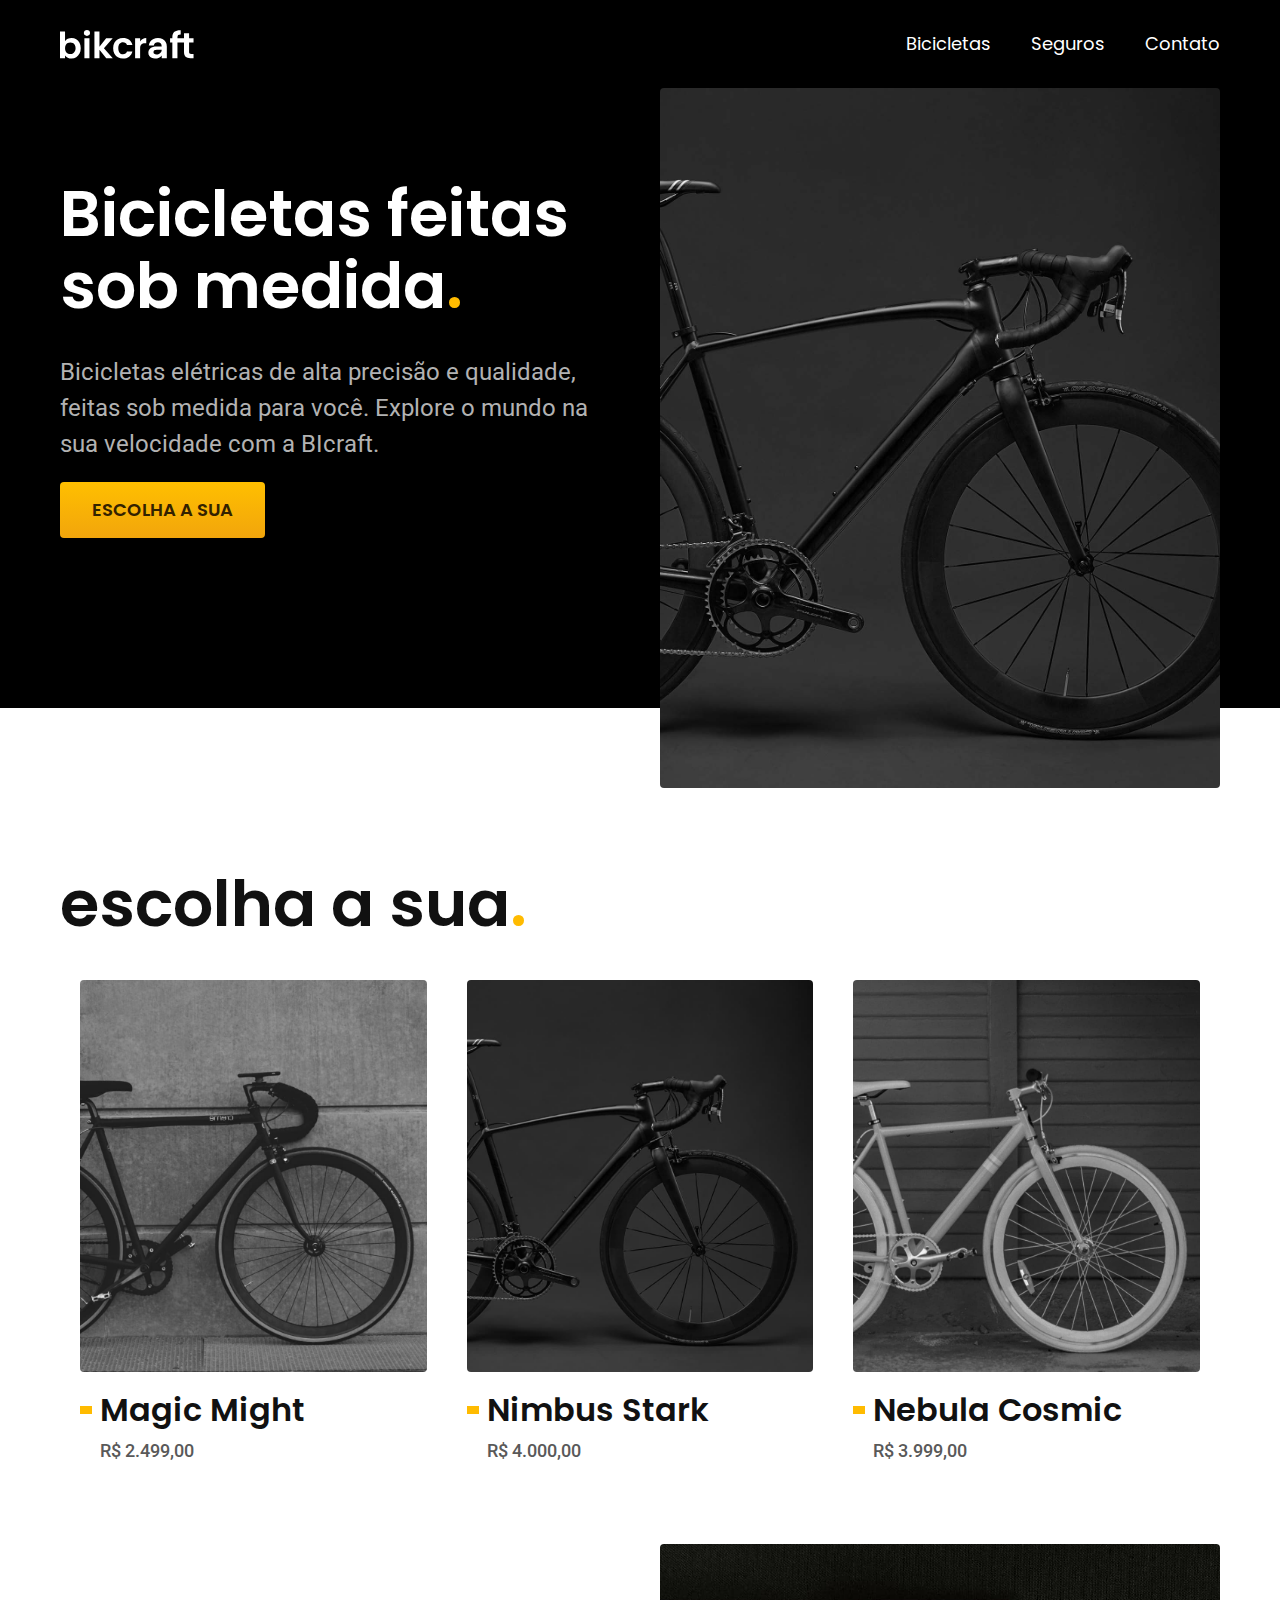
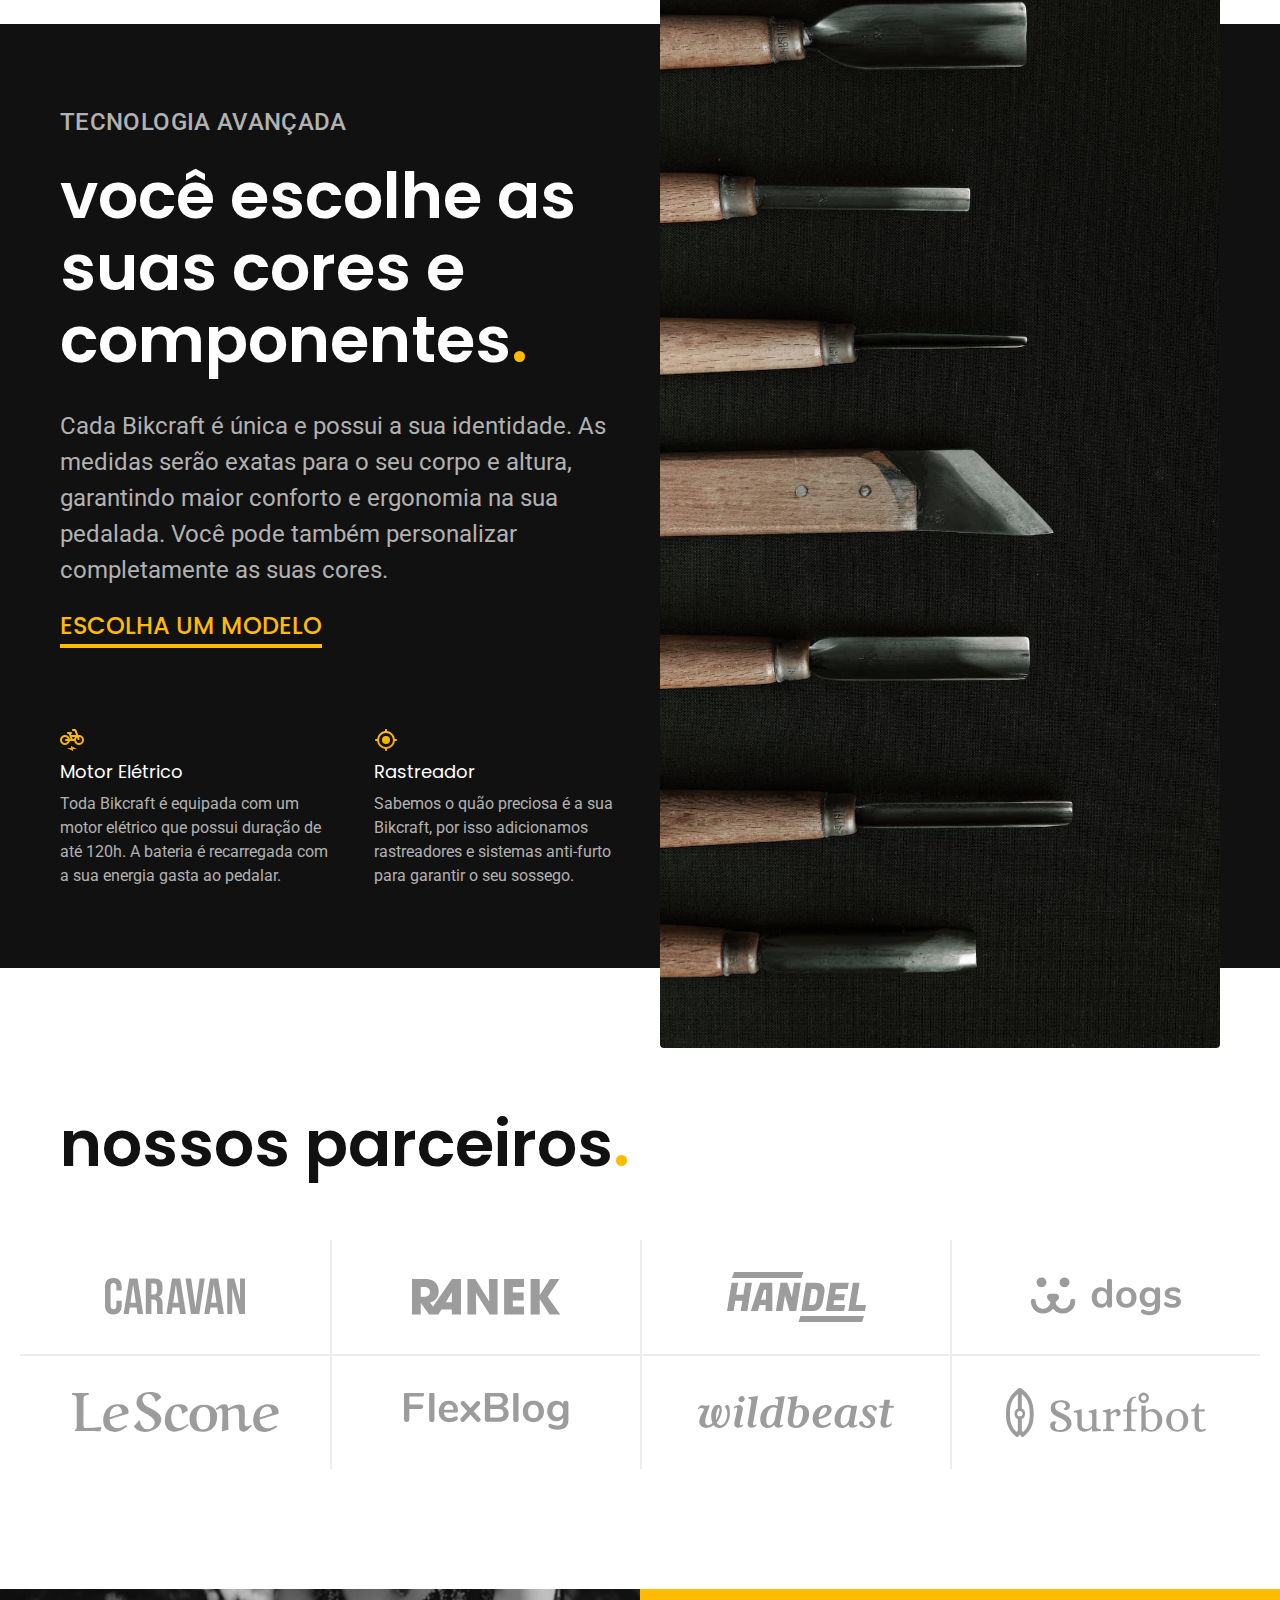
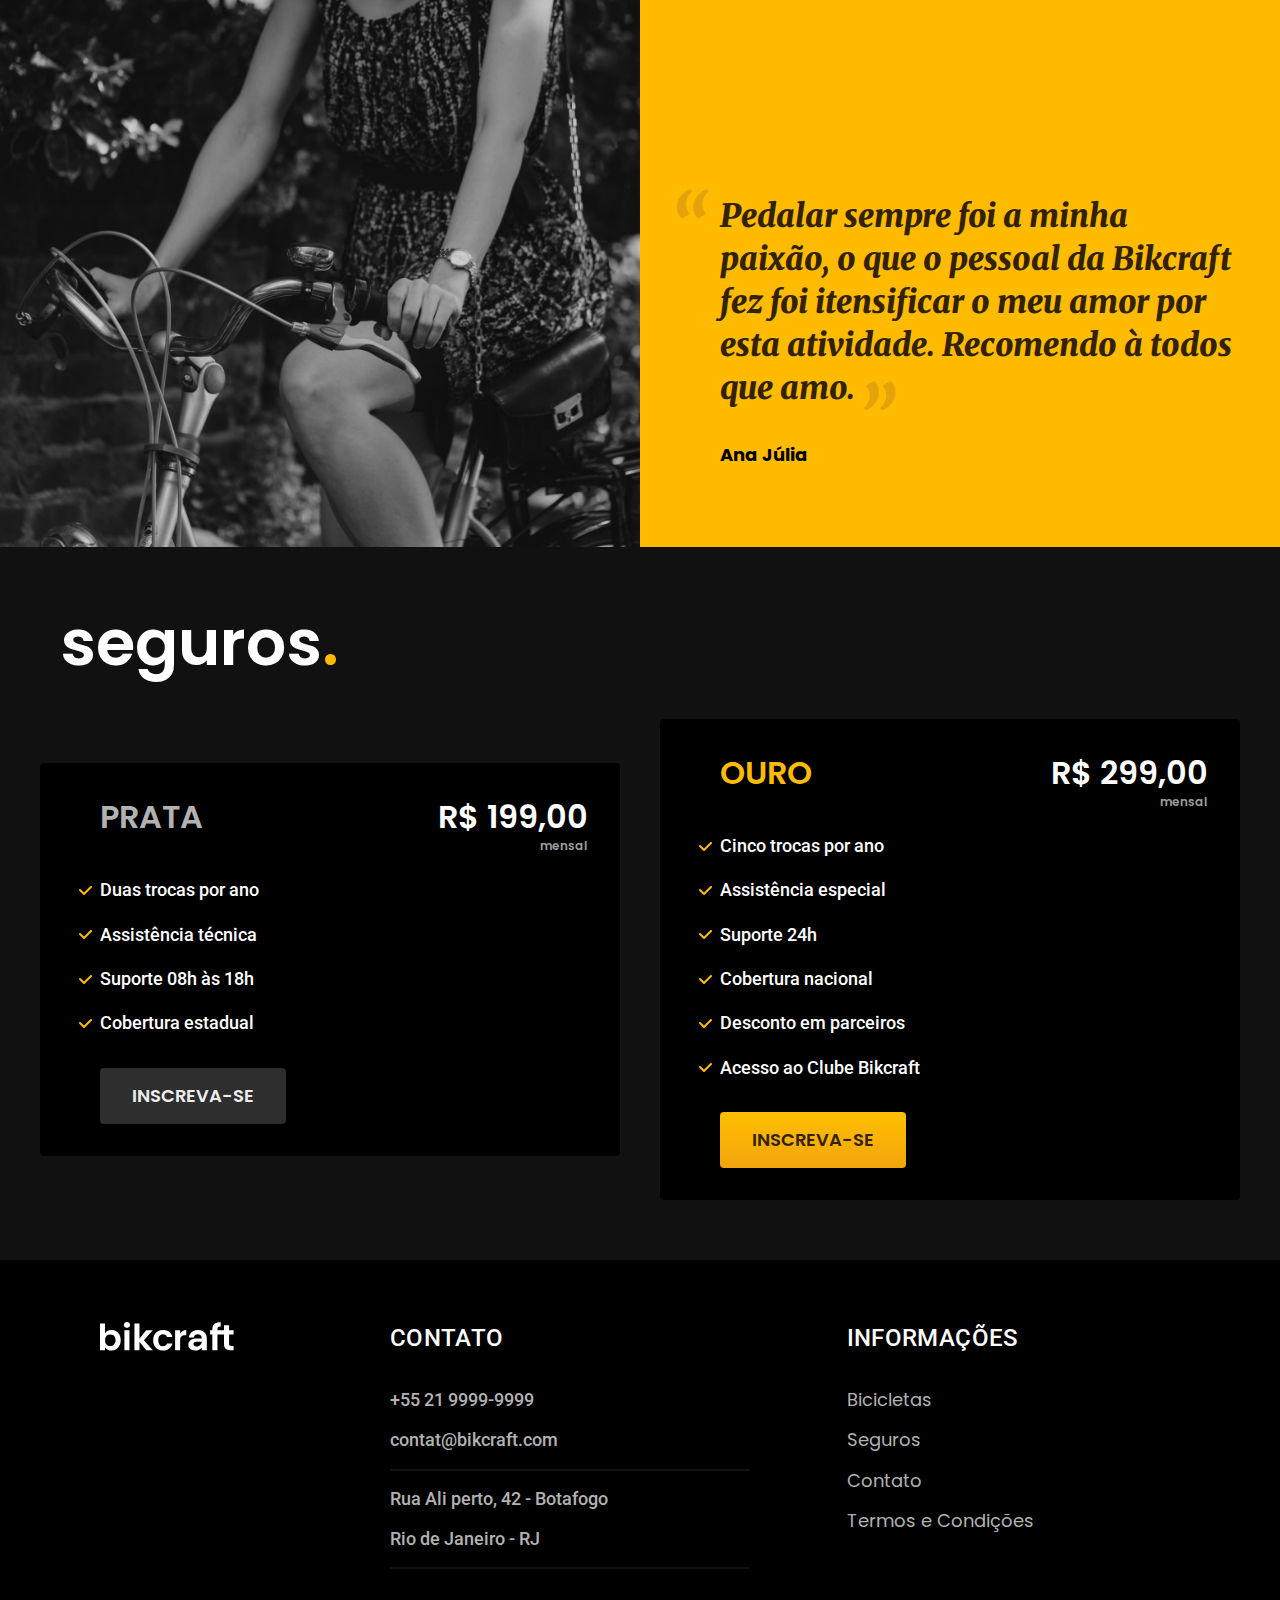
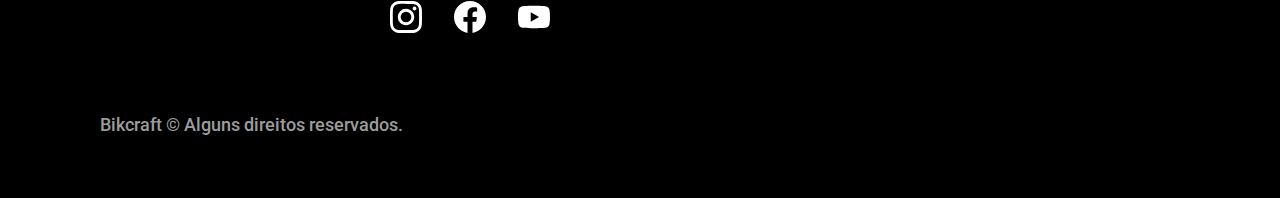
<file: index.html>
<!DOCTYPE html>
<html lang="pt-br">
    <head>
        <meta charset="UTF-8" />
        <meta name="viewport" content="width=device-width, initial-scale=1.0" />
        <title>Bikcraft - Bicicletas Elétricas</title>
        <meta
            name="description"
            content="Bicicletas elétricas de alta precisão e qualidade feitas sob medida para o cliente. Explore o mundo na sua velocidade com a Bikcraft."
        />

        <!--styles-->
        <link rel="icon" href="./favicon.svg" type="image/svg+xml" />
        <link rel="preload" href="./css/style.min.css" as="style" />
        <link rel="stylesheet" href="./css/style.min.css" />

        <!--fonts-->
        <link rel="preconnect" href="https://fonts.googleapis.com" />
        <link rel="preconnect" href="https://fonts.gstatic.com" crossorigin />
        <link
            href="https://fonts.googleapis.com/css2?family=Poppins:wght@400;600&family=Roboto:wght@400;500&family=Merriweather:ital,wght@1,900&display=swap"
            rel="stylesheet"
        />

        <script>
            document.documentElement.classList.add("js");
        </script>
    </head>
    <body>
        <header class="header-bg">
            <div class="header container">
                <a href="./index.html">
                    <img
                        src="./img/bikcraft.svg"
                        width="136"
                        height="32"
                        alt="Bikcraft"
                    />
                </a>

                <nav aria-label="primaria">
                    <ul class="header-menu font-1-m white-color-01">
                        <li><a href="./pages/bicycles.html">Bicicletas</a></li>
                        <li><a href="./pages/insurances.html">Seguros</a></li>
                        <li><a href="./pages/contact.html">Contato</a></li>
                    </ul>
                </nav>
            </div>
        </header>

        <main class="introduction-bg">
            <div class="introduction container">
                <div class="introduction-conteudo">
                    <h1
                        class="font-1-xxl white-color-01 fadeInDown"
                        data-anime="200"
                    >
                        Bicicletas feitas sob medida<span
                            class="primary-color-01"
                            >.</span
                        >
                    </h1>
                    <p
                        class="font-2-l scale-gray-05 fadeInDown"
                        data-anime="400"
                    >
                        Bicicletas elétricas de alta precisão e qualidade,
                        feitas sob medida para você. Explore o mundo na sua
                        velocidade com a BIcraft.
                    </p>
                    <a
                        class="btn fadeInDown"
                        href="./pages/bicycles.html"
                        data-anime="600"
                        >Escolha a sua</a
                    >
                </div>
                <picture class="fadeInDown" data-anime="800">
                    <source
                        media="(max-width: 800px)"
                        srcset="./img/bicycles/nimbus.jpg"
                    />
                    <img
                        src="./img/pictures/introduction.jpg"
                        alt="Bicleta elétrica preta."
                        width="1280"
                        height="1600"
                    />
                </picture>
            </div>
        </main>

        <article class="bicycles-list container">
            <h2 class="font-1-xxl">
                escolha a sua<span class="primary-color-01">.</span>
            </h2>
            <ul>
                <li>
                    <a href="./pages/bicycles/bike-magic.html">
                        <img
                            src="./img/bicycles/magic-home.jpg"
                            alt="Bicicleta preta"
                            width="920"
                            height="1040"
                        />
                        <h3 class="font-1-xl">Magic Might</h3>
                        <span class="font-2-m scale-gray-08">R$ 2.499,00</span>
                    </a>
                </li>
                <li>
                    <a href="./pages/bicycles/bike-nimbus.html">
                        <img
                            src="./img/bicycles/nimbus-home.jpg"
                            alt="Bicicleta preta"
                            width="920"
                            height="1040"
                        />
                        <h3 class="font-1-xl">Nimbus Stark</h3>
                        <span class="font-2-m scale-gray-08">R$ 4.000,00</span>
                    </a>
                </li>
                <li>
                    <a href="./pages/bicycles/bike-nebula.html">
                        <img
                            src="./img/bicycles/nebula-home.jpg"
                            alt="Bicicleta preta"
                            width="920"
                            height="1040"
                        />
                        <h3 class="font-1-xl">Nebula Cosmic</h3>
                        <span class="font-2-m scale-gray-08">R$ 3.999,00</span>
                    </a>
                </li>
            </ul>
        </article>

        <article class="tech-bg">
            <div class="tech container">
                <div class="tech-content">
                    <span class="font-2-l-b scale-gray-05"
                        >Tecnologia Avançada</span
                    >
                    <h2 class="font-1-xxl white-color-01">
                        você escolhe as suas cores e componentes<span
                            class="primary-color-01"
                            >.</span
                        >
                    </h2>
                    <p class="font-2-l scale-gray-05">
                        Cada Bikcraft é única e possui a sua identidade. As
                        medidas serão exatas para o seu corpo e altura,
                        garantindo maior conforto e ergonomia na sua pedalada.
                        Você pode também personalizar completamente as suas
                        cores.
                    </p>
                    <a class="link" href="./pages/bicycles.html"
                        >Escolha um modelo</a
                    >

                    <div class="tech-advantages">
                        <div>
                            <img
                                src="img/icons/eletric.svg"
                                alt=""
                                width="24"
                                height="24"
                            />
                            <h3 class="font-1-m white-color-01">
                                Motor Elétrico
                            </h3>
                            <p class="font-2-s scale-gray-05">
                                Toda Bikcraft é equipada com um motor elétrico
                                que possui duração de até 120h. A bateria é
                                recarregada com a sua energia gasta ao pedalar.
                            </p>
                        </div>
                        <div>
                            <img
                                src="img/icons/tracker.svg"
                                alt=""
                                width="24"
                                height="24"
                            />
                            <h3 class="font-1-m white-color-01">Rastreador</h3>
                            <p class="font-2-s scale-gray-05">
                                Sabemos o quão preciosa é a sua Bikcraft, por
                                isso adicionamos rastreadores e sistemas
                                anti-furto para garantir o seu sossego.
                            </p>
                        </div>
                    </div>
                </div>
                <!--tech-content-->
                <div class="tech-img">
                    <img
                        src="./img/pictures/technology.jpg"
                        alt=""
                        width="1200"
                        height="1920"
                    />
                </div>
            </div>
        </article>

        <section class="partners">
            <h2 class="container font-1-xxl">
                nossos parceiros<span class="primary-color-01">.</span>
            </h2>

            <ul>
                <li>
                    <img
                        src="./img/partners/caravan.svg"
                        alt="caravan"
                        width="140"
                        height="38"
                    />
                </li>
                <li>
                    <img
                        src="./img/partners/ranek.svg"
                        alt="ranek"
                        width="149"
                        height="36"
                    />
                </li>
                <li>
                    <img
                        src="./img/partners/handel.svg"
                        alt="handel"
                        width="139"
                        height="50"
                    />
                </li>
                <li>
                    <img
                        src="./img/partners/dogs.svg"
                        alt="dogs"
                        width="152"
                        height="39"
                    />
                </li>
                <li>
                    <img
                        src="./img/partners/lescone.svg"
                        alt="lescone"
                        width="208"
                        height="41"
                    />
                </li>
                <li>
                    <img
                        src="./img/partners/flexblog.svg"
                        alt="flexblog.svg"
                        width="165"
                        height="38"
                    />
                </li>
                <li>
                    <img
                        src="./img/partners/wildbeast.svg"
                        alt="wildbeast"
                        width="196"
                        height="34"
                    />
                </li>
                <li>
                    <img
                        src="./img/partners/surfbot.svg"
                        alt="surfbot"
                        width="200"
                        height="49"
                    />
                </li>
            </ul>
        </section>

        <section class="reviews" aria-label="Depoimento">
            <div>
                <img
                    src="./img/pictures/review.jpg"
                    alt="Pessoa pedalando uma bicicleta Bikcraft"
                    width="1560"
                    height="1360"
                />
            </div>
            <div class="reviews-content">
                <blockquote class="font-1-xl primary-color-05">
                    <p>
                        Pedalar sempre foi a minha paixão, o que o pessoal da
                        Bikcraft fez foi itensificar o meu amor por esta
                        atividade. Recomendo à todos que amo.
                    </p>
                </blockquote>
                <span class="font-1-m-b scale-gray-12">Ana Júlia</span>
            </div>
        </section>

        <article class="insurances-bg">
            <div class="insurances container">
                <h2 class="font-1-xxl white-color-01">
                    seguros<span class="primary-color-01">.</span>
                </h2>

                <div class="insurances-item">
                    <h3 class="font-1-xl scale-gray-05">PRATA</h3>
                    <span class="font-1-xl white-color-01"
                        >R$ 199,00
                        <span class="font-1-xs scale-gray-06"
                            >mensal</span
                        ></span
                    >
                    <ul class="font-2-m white-color-01">
                        <li>Duas trocas por ano</li>
                        <li>Assistência técnica</li>
                        <li>Suporte 08h às 18h</li>
                        <li>Cobertura estadual</li>
                    </ul>
                    <a href="./pages/budget.html?type=insurance&plan=silver" class="btn secondary"
                        >inscreva-se</a
                    >
                </div>

                <div class="insurances-item">
                    <h3 class="font-1-xl primary-color-01">OURO</h3>
                    <span class="font-1-xl white-color-01"
                        >R$ 299,00
                        <span class="font-1-xs scale-gray-06"
                            >mensal</span
                        ></span
                    >
                    <ul class="font-2-m white-color-01">
                        <li>Cinco trocas por ano</li>
                        <li>Assistência especial</li>
                        <li>Suporte 24h</li>
                        <li>Cobertura nacional</li>
                        <li>Desconto em parceiros</li>
                        <li>Acesso ao Clube Bikcraft</li>
                    </ul>
                    <a href="./pages/budget.html?type=insurance&plan=gold" class="btn">inscreva-se</a>
                </div>
            </div>
        </article>

        <footer class="footer-bg">
            <div class="footer container">
                <img
                    src="./img/bikcraft.svg"
                    alt="Bikcraft"
                    width="136"
                    height="32"
                />
                <div class="footer-contact">
                    <h3 class="font-2-l-b white-color-01">Contato</h3>
                    <ul class="font-2-m scale-gray-05">
                        <li>
                            <a href="tel:+552199999999">+55 21 9999-9999</a>
                        </li>
                        <li>
                            <a href="mailto:contat@bikcraft.com"
                                >contat@bikcraft.com</a
                            >
                        </li>
                        <li>Rua Ali perto, 42 - Botafogo</li>
                        <li>Rio de Janeiro - RJ</li>
                    </ul>
                    <div class="footer-social-medias">
                        <a href=""
                            ><img
                                src="./img/social-media/instagram.svg"
                                alt="Instagram"
                                width="32"
                                height="32"
                        /></a>
                        <a href=""
                            ><img
                                src="./img/social-media/facebook.svg"
                                alt="Facebook"
                                width="32"
                                height="32"
                        /></a>
                        <a href=""
                            ><img
                                src="./img/social-media/youtube.svg"
                                alt="Youtube"
                                width="32"
                                height="32"
                        /></a>
                    </div>
                </div>
                <div class="footer-info">
                    <h3 class="font-2-l-b white-color-01">Informações</h3>
                    <nav aria-label="secundaria">
                        <ul class="font-1-m scale-gray-05">
                            <li>
                                <a href="./pages/bicycles.html">Bicicletas</a>
                            </li>
                            <li>
                                <a href="./pages/insurances.html">Seguros</a>
                            </li>
                            <li><a href="./pages/contact.html">Contato</a></li>
                            <li>
                                <a href="./pages/terms.html"
                                    >Termos e Condições</a
                                >
                            </li>
                        </ul>
                    </nav>
                </div>

                <p class="footer-copy font-2-m scale-gray-06">
                    Bikcraft &copy Alguns direitos reservados.
                </p>
            </div>
        </footer>

        <script src="./js/plugins/simple-anime.js"></script>
        <script src="./js/script.js"></script>
    </body>
</html>
</file>
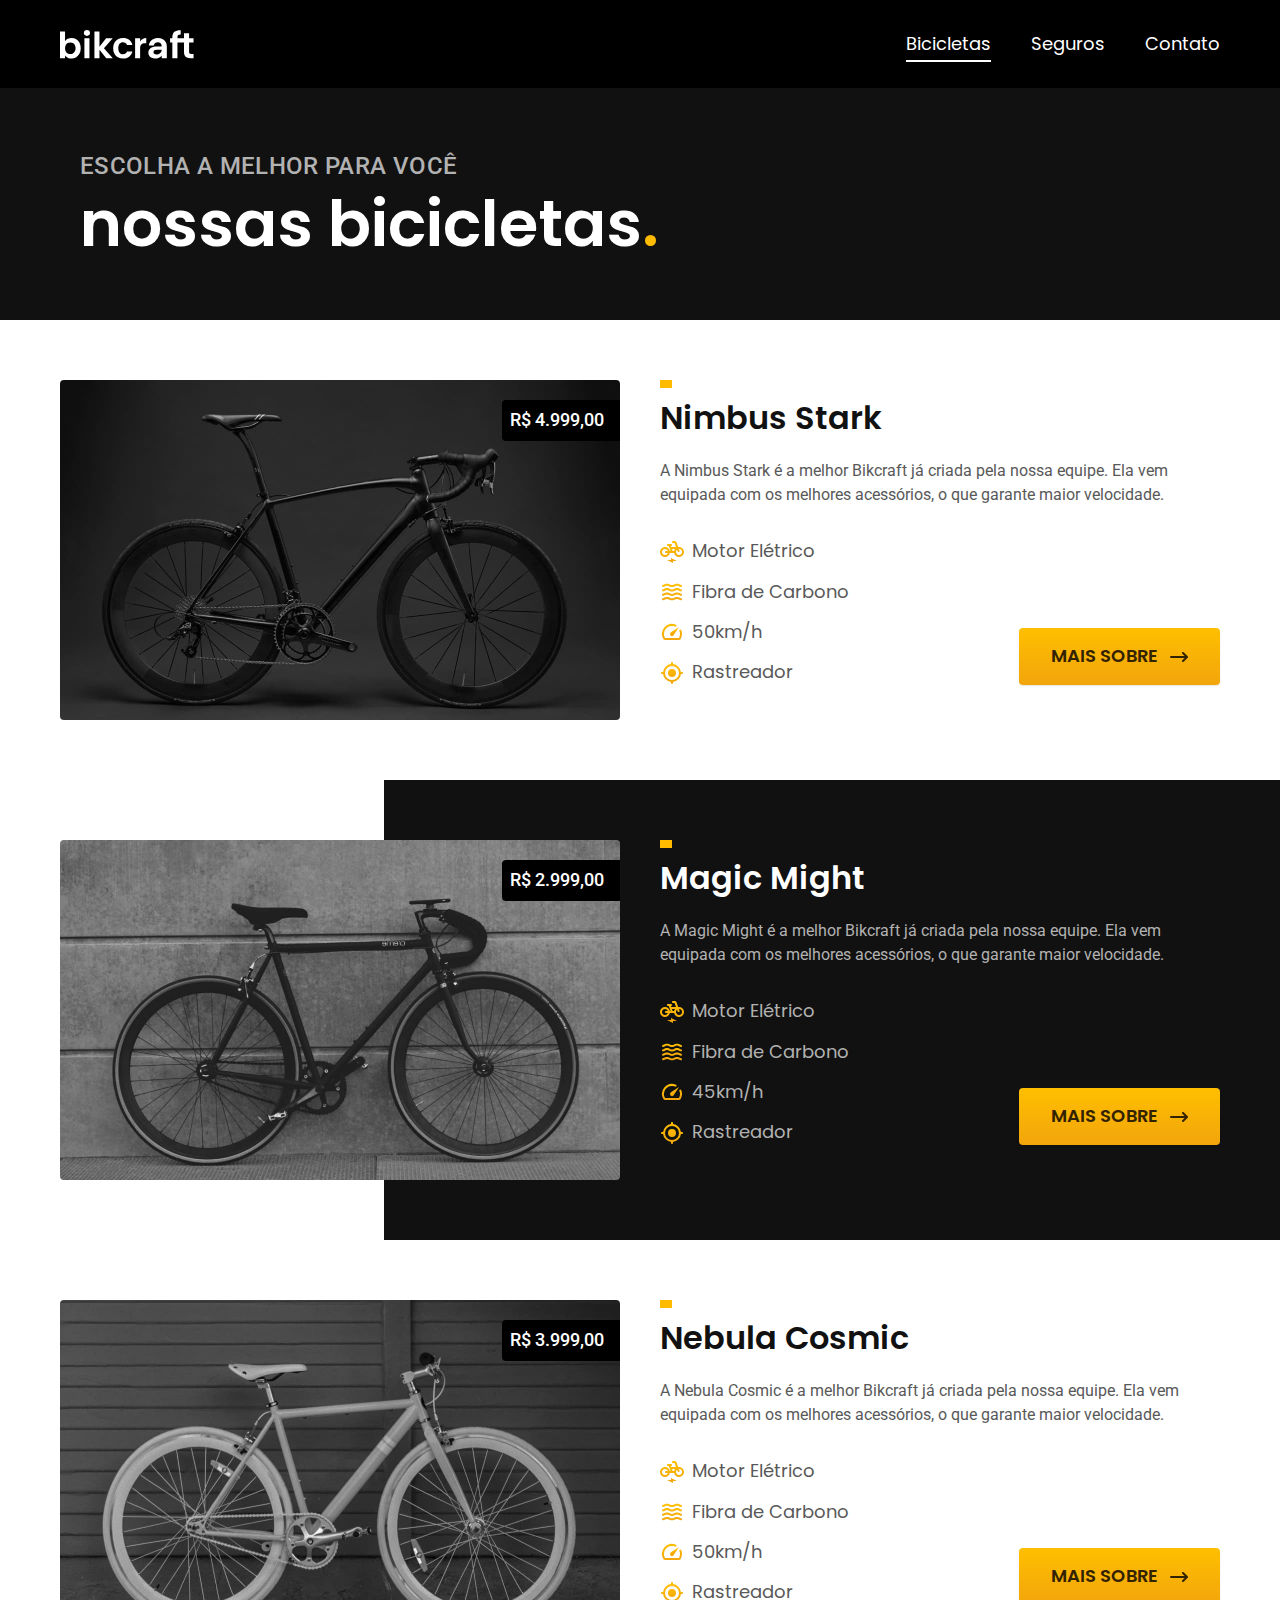
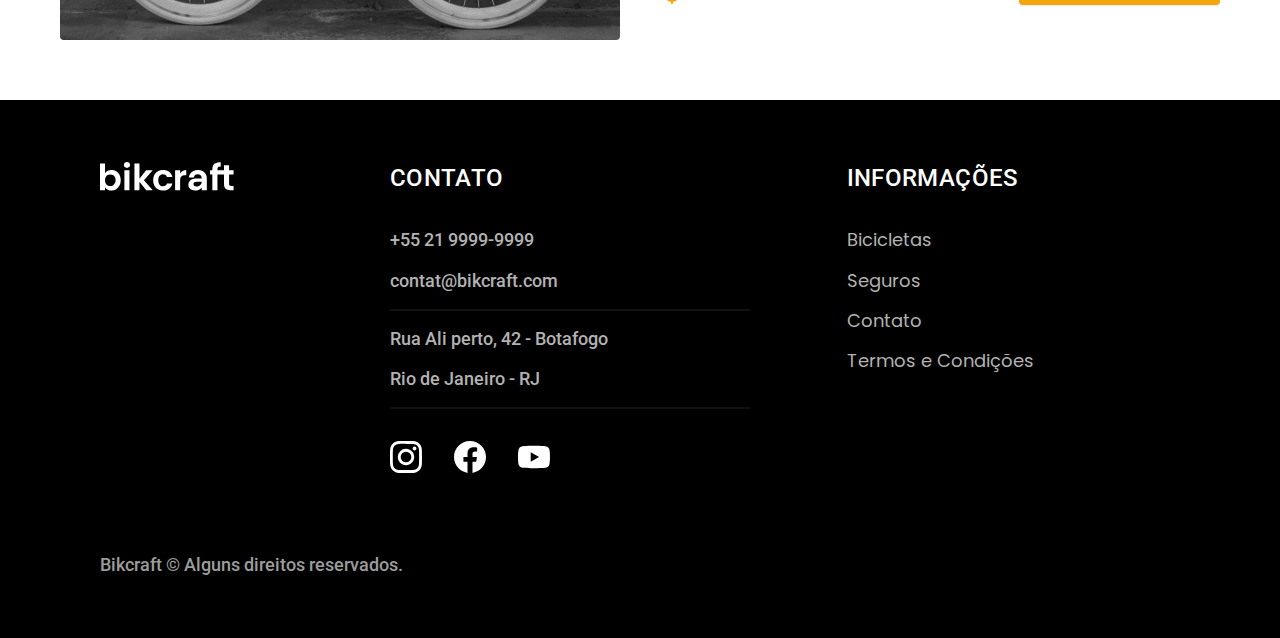
<file: pages/bicycles.html>
<!DOCTYPE html>
<html lang="pt-br">
    <head>
        <meta charset="UTF-8" />
        <meta name="viewport" content="width=device-width, initial-scale=1.0" />
        <title>Bicicletas | Bikcraft</title>
        <meta name="description" content="Bicicleta | Bikcraft." />

        <!--styles-->
        <link rel="icon" href="../favicon.svg" type="image/svg+xml" />
        <link rel="preload" href="../css/style.min.css" as="style" />
        <link rel="stylesheet" href="../css/style.min.css" />

        <!--fonts-->
        <link rel="preconnect" href="https://fonts.googleapis.com" />
        <link rel="preconnect" href="https://fonts.gstatic.com" crossorigin />
        <link
            href="https://fonts.googleapis.com/css2?family=Poppins:wght@400;600&family=Roboto:wght@400;500&family=Merriweather:ital,wght@1,900&display=swap"
            rel="stylesheet"
        />
        <script>
            document.documentElement.classList.add("js");
        </script>
    </head>
    <body id="bicycles">
        <header class="header-bg">
            <div class="header container">
                <a href="../index.html">
                    <img
                        src="../img/bikcraft.svg"
                        alt="Bikcraft"
                        width="136"
                        height="32"
                    />
                </a>

                <nav aria-label="primaria">
                    <ul class="header-menu font-1-m white-color-01">
                        <li><a href="../pages/bicycles.html">Bicicletas</a></li>
                        <li><a href="../pages/insurances.html">Seguros</a></li>
                        <li><a href="../pages/contact.html">Contato</a></li>
                    </ul>
                </nav>
            </div>
        </header>

        <main>
            <div class="title-bg">
                <div class="title container">
                    <p class="font-2-l-b scale-gray-05">
                        Escolha a melhor para você
                    </p>
                    <h1 class="font-1-xxl white-color-01">
                        nossas bicicletas<span class="primary-color-01">.</span>
                    </h1>
                </div>
            </div>

            <div class="bicycles container">
                <div class="bicycles-img">
                    <img
                        src="../img/bicycles/nimbus.jpg"
                        alt="Bicicleta preta"
                        width="1120"
                        height="680"
                    />
                    <span class="font-2-m white-color-01">R$ 4.999,00</span>
                </div>
                <div class="bicycles-content">
                    <h2 class="font-1-xl">Nimbus Stark</h2>
                    <p class="font-2-s scale-gray-08">
                        A Nimbus Stark é a melhor Bikcraft já criada pela nossa
                        equipe. Ela vem equipada com os melhores acessórios, o
                        que garante maior velocidade.
                    </p>
                    <ul class="font-1-m scale-gray-08">
                        <li>
                            <img
                                src="../img/icons/eletric.svg"
                                alt=""
                                width="32"
                                height="32"
                            />Motor Elétrico
                        </li>
                        <li>
                            <img
                                src="../img/icons/carbon.svg"
                                alt=""
                                width="32"
                                height="32"
                            />Fibra de Carbono
                        </li>
                        <li>
                            <img
                                src="../img/icons/speed.svg"
                                alt=""
                                width="32"
                                height="32"
                            />50km/h
                        </li>
                        <li>
                            <img
                                src="../img/icons/tracker.svg"
                                alt=""
                                width="32"
                                height="32"
                            />Rastreador
                        </li>
                    </ul>
                    <a
                        class="btn arrow"
                        href="../pages/bicycles/bike-nimbus.html"
                        >Mais Sobre</a
                    >
                </div>
            </div>

            <div class="bicycles-bg">
                <div class="bicycles container">
                    <div class="bicycles-img">
                        <img
                            src="../img/bicycles/magic.jpg"
                            alt="Bicicleta preta"
                            width="1120"
                            height="680"
                        />
                        <span class="font-2-m white-color-01">R$ 2.999,00</span>
                    </div>
                    <div class="bicycles-content">
                        <h2 class="font-1-xl white-color-01">Magic Might</h2>
                        <p class="font-2-s scale-gray-05">
                            A Magic Might é a melhor Bikcraft já criada pela
                            nossa equipe. Ela vem equipada com os melhores
                            acessórios, o que garante maior velocidade.
                        </p>
                        <ul class="font-1-m scale-gray-05">
                            <li>
                                <img
                                    src="../img/icons/eletric.svg"
                                    alt=""
                                    width="32"
                                    height="32"
                                />Motor Elétrico
                            </li>
                            <li>
                                <img
                                    src="../img/icons/carbon.svg"
                                    alt=""
                                    width="32"
                                    height="32"
                                />Fibra de Carbono
                            </li>
                            <li>
                                <img
                                    src="../img/icons/speed.svg"
                                    alt=""
                                    width="32"
                                    height="32"
                                />45km/h
                            </li>
                            <li>
                                <img
                                    src="../img/icons/tracker.svg"
                                    alt=""
                                    width="32"
                                    height="32"
                                />Rastreador
                            </li>
                        </ul>
                        <a
                            class="btn arrow"
                            href="../pages/bicycles/bike-magic.html"
                            >Mais Sobre</a
                        >
                    </div>
                </div>
            </div>

            <div class="bicycles container">
                <div class="bicycles-img">
                    <img
                        src="../img/bicycles/nebula.jpg"
                        alt="Bicicleta preta"
                        width="1120"
                        height="680"
                    />
                    <span class="font-2-m white-color-01">R$ 3.999,00</span>
                </div>
                <div class="bicycles-content">
                    <h2 class="font-1-xl">Nebula Cosmic</h2>
                    <p class="font-2-s scale-gray-08">
                        A Nebula Cosmic é a melhor Bikcraft já criada pela nossa
                        equipe. Ela vem equipada com os melhores acessórios, o
                        que garante maior velocidade.
                    </p>
                    <ul class="font-1-m scale-gray-08">
                        <li>
                            <img
                                src="../img/icons/eletric.svg"
                                alt=""
                                width="32"
                                height="32"
                            />Motor Elétrico
                        </li>
                        <li>
                            <img
                                src="../img/icons/carbon.svg"
                                alt=""
                                width="32"
                                height="32"
                            />Fibra de Carbono
                        </li>
                        <li>
                            <img
                                src="../img/icons/speed.svg"
                                alt=""
                                width="32"
                                height="32"
                            />50km/h
                        </li>
                        <li>
                            <img
                                src="../img/icons/tracker.svg"
                                alt=""
                                width="32"
                                height="32"
                            />Rastreador
                        </li>
                    </ul>
                    <a
                        class="btn arrow"
                        href="../pages/bicycles/bike-nebula.html"
                        >Mais Sobre</a
                    >
                </div>
            </div>
        </main>

        <footer class="footer-bg">
            <div class="footer container">
                <img
                    src="../img/bikcraft.svg"
                    alt="Bikcraft"
                    width="136"
                    height="32"
                />
                <div class="footer-contact">
                    <h3 class="font-2-l-b white-color-01">Contato</h3>
                    <ul class="font-2-m scale-gray-05">
                        <li>
                            <a href="tel:+552199999999">+55 21 9999-9999</a>
                        </li>
                        <li>
                            <a href="mailto:contat@bikcraft.com"
                                >contat@bikcraft.com</a
                            >
                        </li>
                        <li>Rua Ali perto, 42 - Botafogo</li>
                        <li>Rio de Janeiro - RJ</li>
                    </ul>
                    <div class="footer-social-medias">
                        <a href="#"
                            ><img
                                src="../img/social-media/instagram.svg"
                                alt="Instagram"
                                width="32"
                                height="32"
                        /></a>
                        <a href="#"
                            ><img
                                src="../img/social-media/facebook.svg"
                                alt="Facebook"
                                width="32"
                                height="32"
                        /></a>
                        <a href="#"
                            ><img
                                src="../img/social-media/youtube.svg"
                                alt="Youtube"
                                width="32"
                                height="32"
                        /></a>
                    </div>
                </div>
                <div class="footer-info">
                    <h3 class="font-2-l-b white-color-01">Informações</h3>
                    <nav aria-label="secundaria">
                        <ul class="font-1-m scale-gray-05">
                            <li>
                                <a href="../pages/bicycles.html">Bicicletas</a>
                            </li>
                            <li>
                                <a href="../pages/insurances.html">Seguros</a>
                            </li>
                            <li><a href="../pages/contact.html">Contato</a></li>
                            <li>
                                <a href="../pages/terms.html"
                                    >Termos e Condições</a
                                >
                            </li>
                        </ul>
                    </nav>
                </div>

                <p class="footer-copy font-2-m scale-gray-06">
                    Bikcraft &copy Alguns direitos reservados.
                </p>
            </div>
        </footer>
        <script src="../js/script.js"></script>
    </body>
</html>
</file>
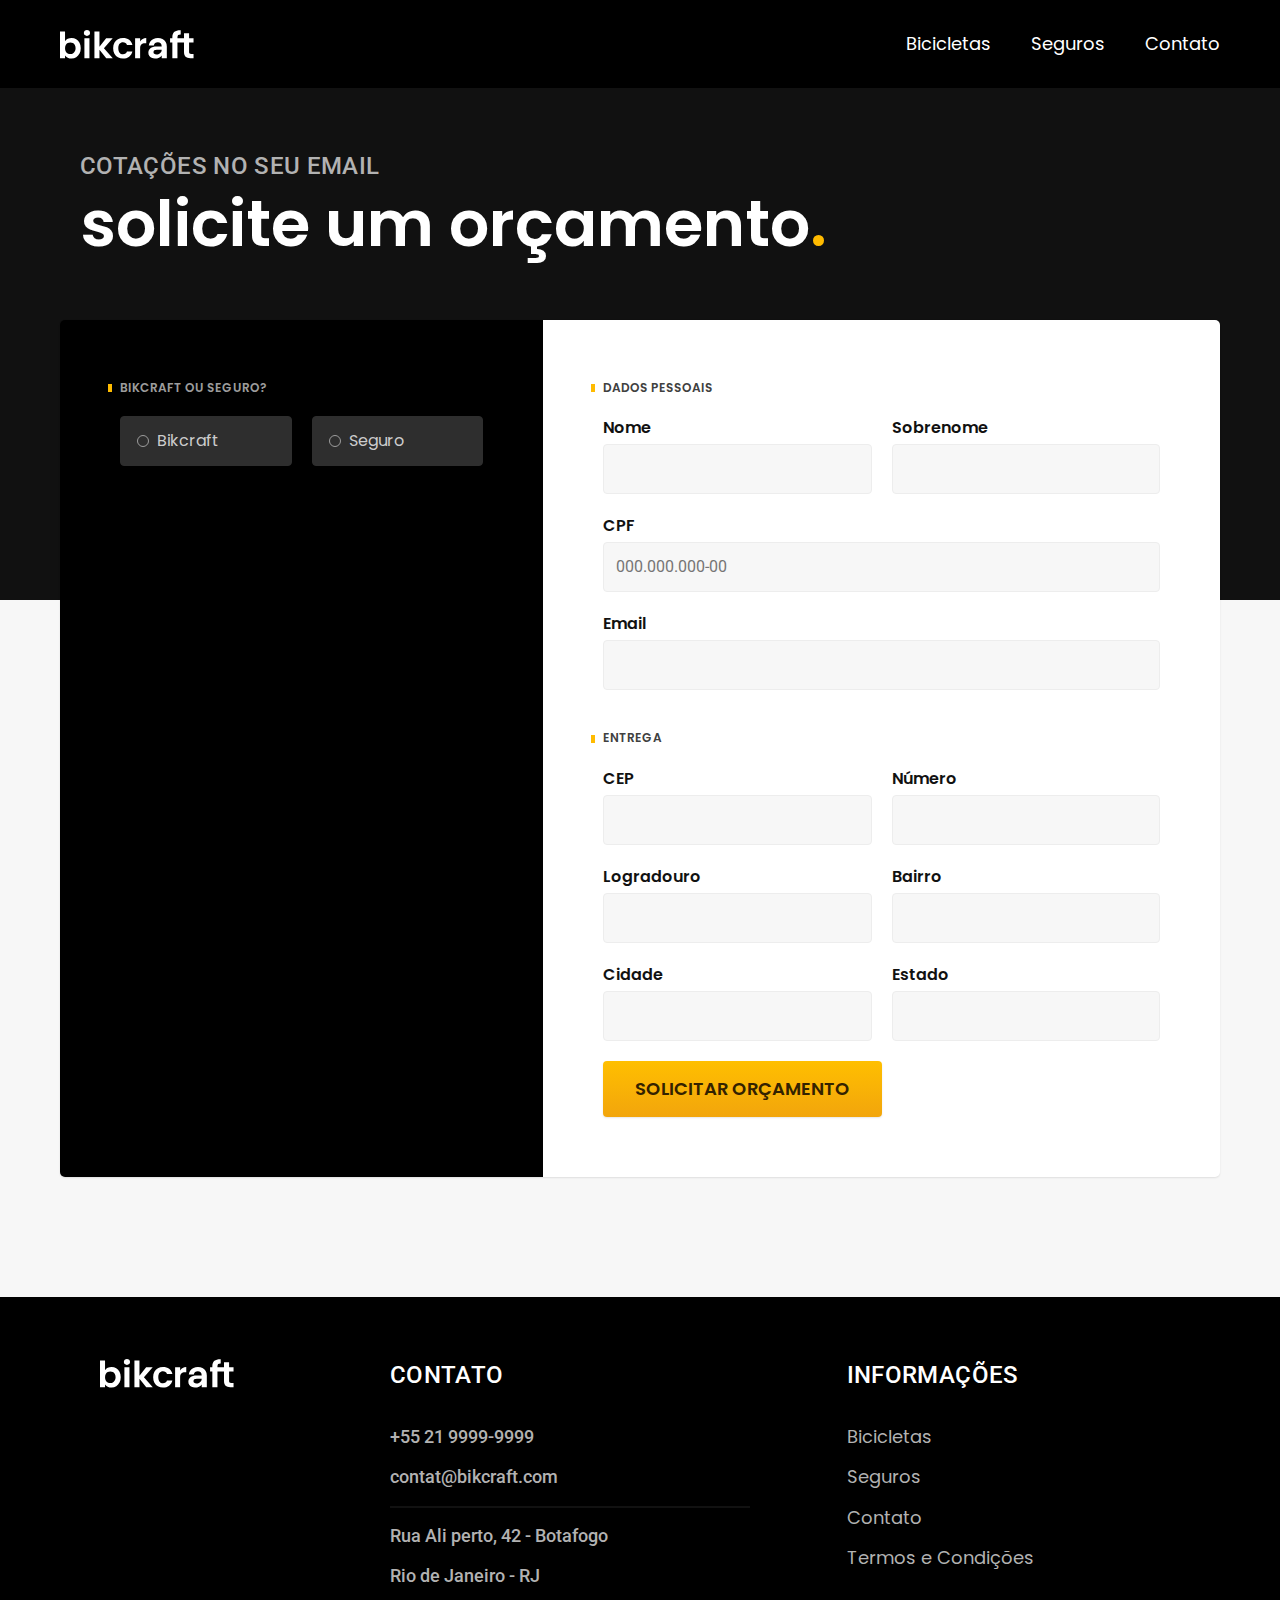
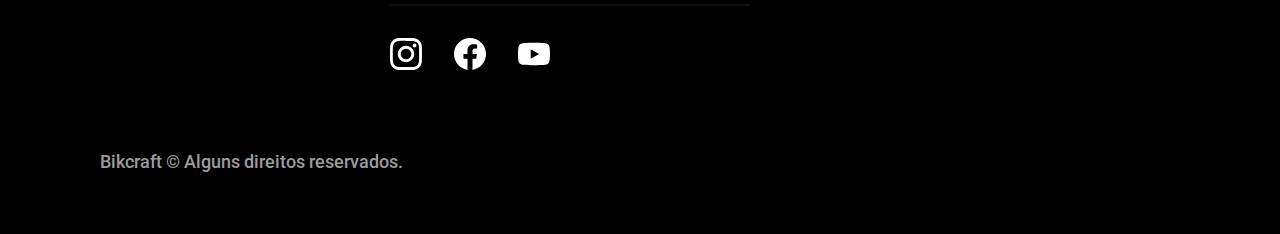
<file: pages/budget.html>
<!DOCTYPE html>
<html lang="pt-br">
    <head>
        <meta charset="UTF-8" />
        <meta name="viewport" content="width=device-width, initial-scale=1.0" />
        <title>Orçamento | Bikcraft</title>
        <meta name="description" content="Bicicleta | Bikcraft." />

        <!--styles-->
        <link rel="icon" href="../favicon.svg" type="image/svg+xml" />
        <link rel="preload" href="../css/style.min.css" as="style" />
        <link rel="stylesheet" href="../css/style.min.css" />

        <!--fonts-->
        <link rel="preconnect" href="https://fonts.googleapis.com" />
        <link rel="preconnect" href="https://fonts.gstatic.com" crossorigin />
        <link
            href="https://fonts.googleapis.com/css2?family=Poppins:wght@400;600&family=Roboto:wght@400;500&family=Merriweather:ital,wght@1,900&display=swap"
            rel="stylesheet"
        />
        <script>
            document.documentElement.classList.add("js");
        </script>
    </head>
    <body id="budget">
        <header class="header-bg">
            <div class="header container">
                <a href="../index.html">
                    <img
                        src="../img/bikcraft.svg"
                        alt="Bikcraft"
                        width="136"
                        height="32"
                    />
                </a>

                <nav aria-label="primaria">
                    <ul class="header-menu font-1-m white-color-01">
                        <li><a href="../pages/bicycles.html">Bicicletas</a></li>
                        <li><a href="../pages/insurances.html">Seguros</a></li>
                        <li><a href="../pages/contact.html">Contato</a></li>
                    </ul>
                </nav>
            </div>
        </header>

        <main>
            <div class="title-bg">
                <div class="title container">
                    <p class="font-2-l-b scale-gray-05">
                        Cotações no seu email
                    </p>
                    <h1 class="font-1-xxl white-color-01">
                        solicite um orçamento<span class="primary-color-01"
                            >.</span
                        >
                    </h1>
                </div>
            </div>

            <form class="budget container" action="./budget.html">
                <div class="budget-product">
                    <h2 class="font-1-xs scale-gray-06">Bikcraft ou Seguro?</h2>

                    <input
                        type="radio"
                        name="type"
                        value="bikcraft"
                        id="bikcraft"
                    />
                    <label for="bikcraft">Bikcraft</label>

                    <input
                        type="radio"
                        name="type"
                        value="insurance"
                        id="insurance"
                    />
                    <label for="insurance">Seguro</label>

                    <div class="budget-content" id="budget-bikcraft">
                        <h2 class="font-1-xs scale-gray-05">Escolha a sua</h2>

                        <input
                            type="radio"
                            name="product"
                            value="nimbus"
                            id="nimbus"
                        />
                        <label for="nimbus"
                            >Nimbus Stark <span>R$ 4.999,00</span></label
                        >
                        <div class="budget-details">
                            <ul class="font-1-xs scale-gray-08">
                                <li>
                                    <img
                                        src="../img/icons/eletric.svg"
                                        alt=""
                                        width="32"
                                        height="32"
                                    />Motor Elétrico
                                </li>
                                <li>
                                    <img
                                        src="../img/icons/carbon.svg"
                                        alt=""
                                        width="32"
                                        height="32"
                                    />Fibra de Carbono
                                </li>
                                <li>
                                    <img
                                        src="../img/icons/speed.svg"
                                        alt=""
                                        width="32"
                                        height="32"
                                    />50 km/h
                                </li>
                                <li>
                                    <img
                                        src="../img/icons/tracker.svg"
                                        alt=""
                                        width="32"
                                        height="32"
                                    />Rastreador
                                </li>
                            </ul>
                            <img
                                src="../img/bicycles/nimbus.jpg"
                                alt="Bicicleta preta"
                                width="1120"
                                height="680"
                            />
                        </div>

                        <input
                            type="radio"
                            name="product"
                            value="magic"
                            id="magic"
                        />
                        <label for="magic"
                            >Magic Might <span>R$ 2.499,00</span></label
                        >
                        <div class="budget-details">
                            <ul class="font-1-xs scale-gray-08">
                                <li>
                                    <img
                                        src="../img/icons/eletric.svg"
                                        alt=""
                                        width="32"
                                        height="32"
                                    />Motor Elétrico
                                </li>
                                <li>
                                    <img
                                        src="../img/icons/carbon.svg"
                                        alt=""
                                        width="32"
                                        height="32"
                                    />Fibra de Carbono
                                </li>
                                <li>
                                    <img
                                        src="../img/icons/speed.svg"
                                        alt=""
                                        width="32"
                                        height="32"
                                    />45 km/h
                                </li>
                                <li>
                                    <img
                                        src="../img/icons/tracker.svg"
                                        alt=""
                                        width="32"
                                        height="32"
                                    />Rastreador
                                </li>
                            </ul>
                            <img
                                src="../img/bicycles/magic.jpg"
                                alt="Bicicleta preta"
                                width="1120"
                                height="680"
                            />
                        </div>

                        <input
                            type="radio"
                            name="product"
                            value="nebula"
                            id="nebula"
                        />
                        <label for="nebula"
                            >Nebula Cosmic <span>R$ 3.999,00</span></label
                        >
                        <div class="budget-details">
                            <ul class="font-1-xs scale-gray-08">
                                <li>
                                    <img
                                        src="../img/icons/eletric.svg"
                                        alt=""
                                        width="32"
                                        height="32"
                                    />Motor Elétrico
                                </li>
                                <li>
                                    <img
                                        src="../img/icons/carbon.svg"
                                        alt=""
                                        width="32"
                                        height="32"
                                    />Fibra de Carbono
                                </li>
                                <li>
                                    <img
                                        src="../img/icons/speed.svg"
                                        alt=""
                                        width="32"
                                        height="32"
                                    />40 km/h
                                </li>
                                <li>
                                    <img
                                        src="../img/icons/tracker.svg"
                                        alt=""
                                        width="32"
                                        height="32"
                                    />Rastreador
                                </li>
                            </ul>
                            <img
                                src="../img/bicycles/nebula.jpg"
                                alt="Bicicleta branca"
                                width="1120"
                                height="680"
                            />
                        </div>
                    </div>

                    <div class="budget-content" id="budget-insurance">
                        <h2 class="font-1-xs scale-gray-05">Escolha o plano</h2>

                        <input
                            type="radio"
                            name="plan"
                            value="silver"
                            id="silver"
                        />
                        <label for="silver">Prata <span>R$ 199,00</span></label>

                        <input
                            type="radio"
                            name="plan"
                            value="gold"
                            id="gold"
                        />
                        <label for="gold">Ouro <span>R$ 299,00</span></label>
                    </div>
                </div>

                <div class="budget-data form">
                    <h2 class="font-1-xs scale-gray-09 col-2">
                        dados pessoais
                    </h2>
                    <div>
                        <label for="name">Nome</label>
                        <input type="text" id="name" name="name" />
                    </div>
                    <div>
                        <label for="surname">Sobrenome</label>
                        <input type="text" id="surname" name="surname" />
                    </div>
                    <div class="col-2">
                        <label for="cpf">CPF</label>
                        <input
                            type="text"
                            id="cpf"
                            name="cpf"
                            placeholder="000.000.000-00"
                        />
                    </div>
                    <div class="col-2">
                        <label for="email">Email</label>
                        <input type="email" id="email" name="email" />
                    </div>

                    <h2 class="font-1-xs scale-gray-09 col-2">entrega</h2>
                    <div>
                        <label for="zipcode">CEP</label>
                        <input type="text" id="zipcode" name="zipcode" />
                    </div>
                    <div>
                        <label for="number">Número</label>
                        <input type="text" id="number" name="number" />
                    </div>
                    <div>
                        <label for="logradouro">Logradouro</label>
                        <input type="text" id="logradouro" name="logradouro" />
                    </div>
                    <div>
                        <label for="neighborhood">Bairro</label>
                        <input
                            type="text"
                            id="neighborhood"
                            name="neighborhood"
                        />
                    </div>
                    <div>
                        <label for="city">Cidade</label>
                        <input type="text" id="city" name="city" />
                    </div>
                    <div>
                        <label for="state">Estado</label>
                        <input type="text" id="state" name="state" />
                    </div>
                    <button class="btn col-2">Solicitar Orçamento</button>
                </div>
            </form>
        </main>

        <footer class="footer-bg">
            <div class="footer container">
                <img
                    src="../img/bikcraft.svg"
                    alt="Bikcraft"
                    width="136"
                    height="32"
                />
                <div class="footer-contact">
                    <h3 class="font-2-l-b white-color-01">Contato</h3>
                    <ul class="font-2-m scale-gray-05">
                        <li>
                            <a href="tel:+552199999999">+55 21 9999-9999</a>
                        </li>
                        <li>
                            <a href="mailto:contat@bikcraft.com"
                                >contat@bikcraft.com</a
                            >
                        </li>
                        <li>Rua Ali perto, 42 - Botafogo</li>
                        <li>Rio de Janeiro - RJ</li>
                    </ul>
                    <div class="footer-social-medias">
                        <a href="#"
                            ><img
                                src="../img/social-media/instagram.svg"
                                alt="Instagram"
                                width="32"
                                height="32"
                        /></a>
                        <a href="#"
                            ><img
                                src="../img/social-media/facebook.svg"
                                alt="Facebook"
                                width="32"
                                height="32"
                        /></a>
                        <a href="#"
                            ><img
                                src="../img/social-media/youtube.svg"
                                alt="Youtube"
                                width="32"
                                height="32"
                        /></a>
                    </div>
                </div>
                <div class="footer-info">
                    <h3 class="font-2-l-b white-color-01">Informações</h3>
                    <nav aria-label="secundaria">
                        <ul class="font-1-m scale-gray-05">
                            <li>
                                <a href="../pages/bicycles.html">Bicicletas</a>
                            </li>
                            <li>
                                <a href="../pages/insurances.html">Seguros</a>
                            </li>
                            <li><a href="../pages/contact.html">Contato</a></li>
                            <li>
                                <a href="../pages/terms.html"
                                    >Termos e Condições</a
                                >
                            </li>
                        </ul>
                    </nav>
                </div>

                <p class="footer-copy font-2-m scale-gray-06">
                    Bikcraft &copy Alguns direitos reservados.
                </p>
            </div>
        </footer>
        <script src="../js/script.js"></script>
    </body>
</html>
</file>
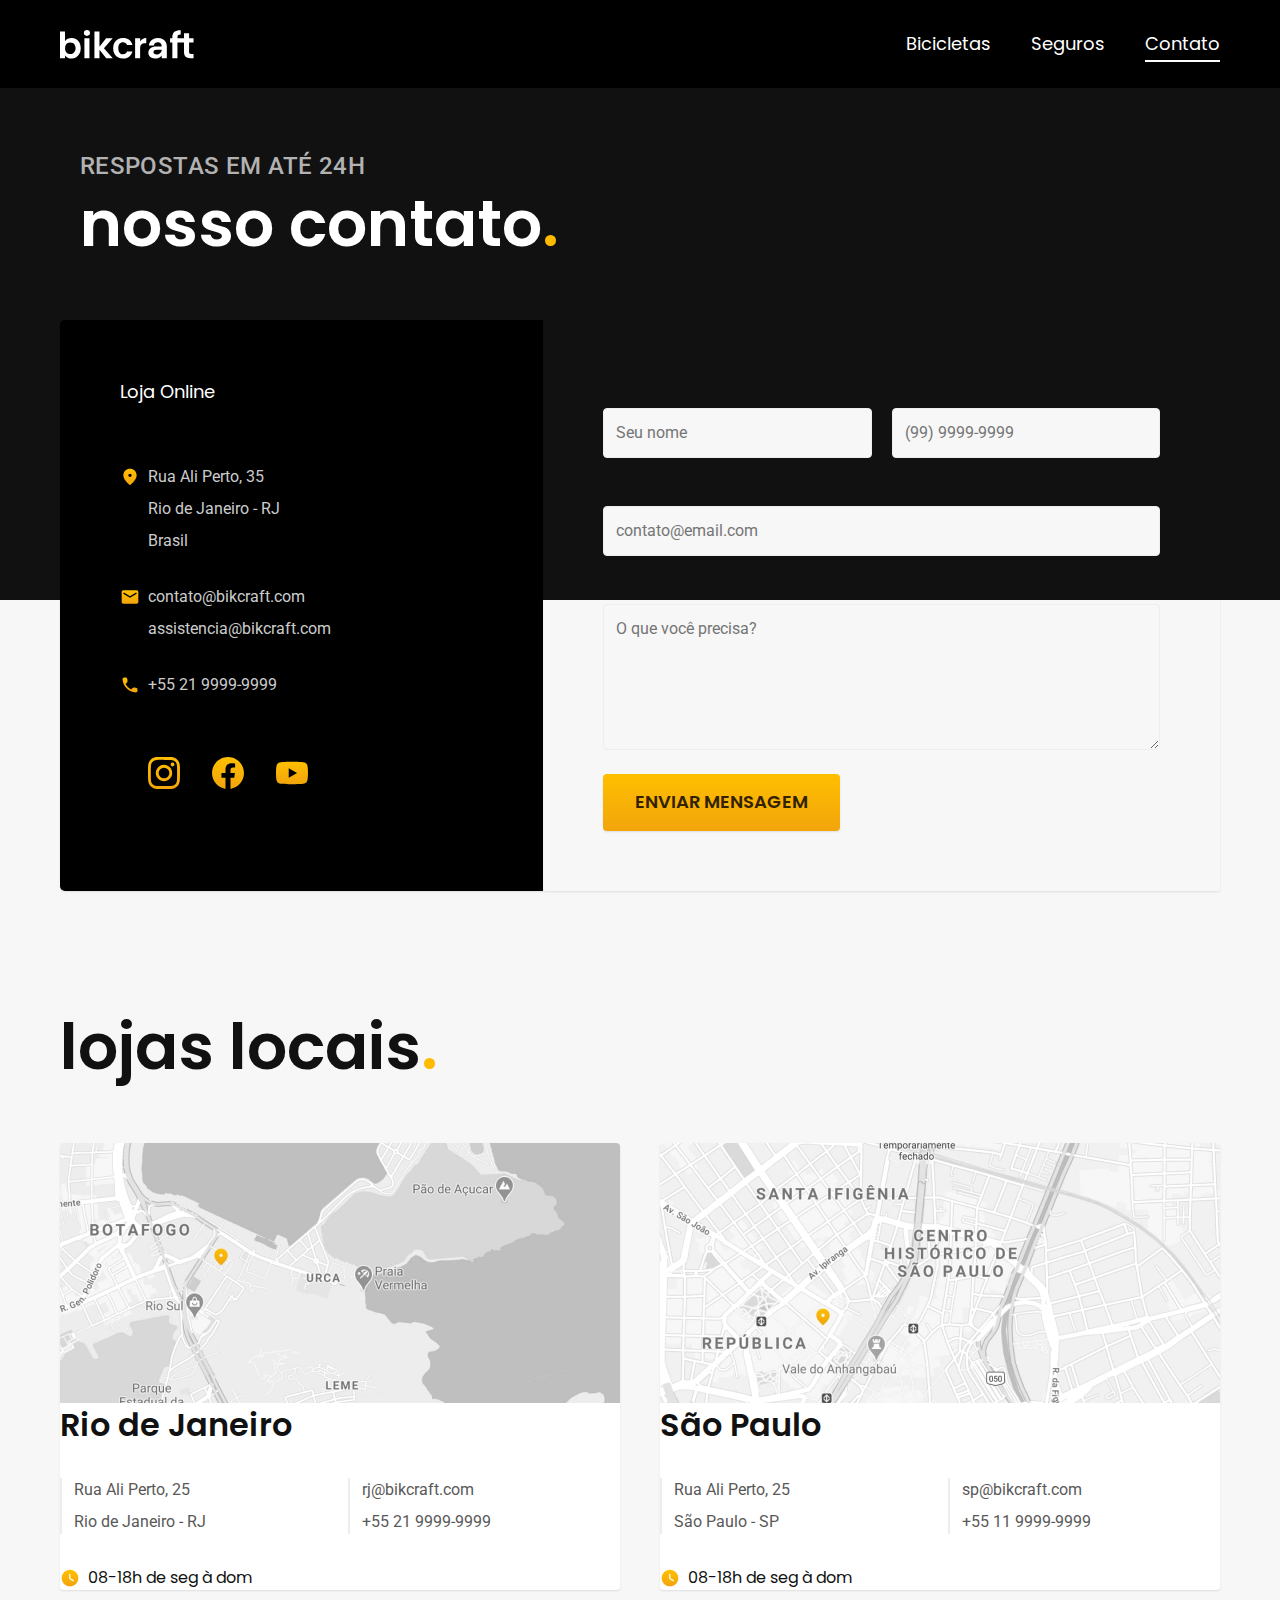
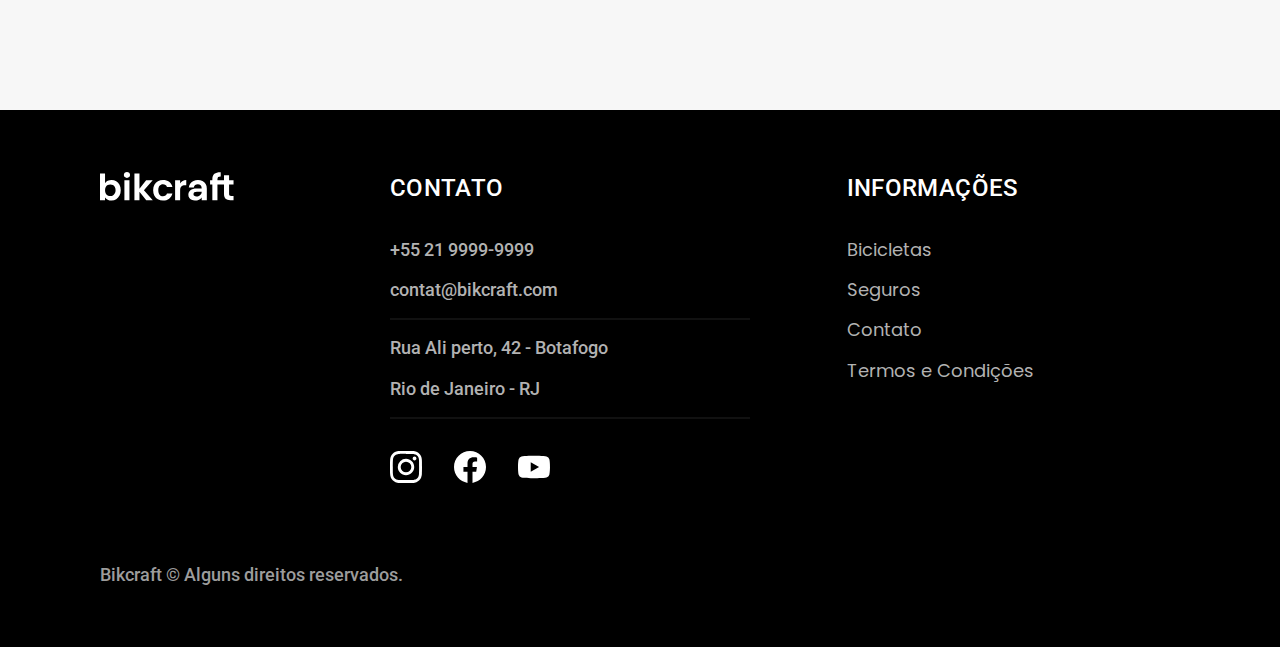
<file: pages/contact.html>
<!DOCTYPE html>
<html lang="pt-br">
    <head>
        <meta charset="UTF-8" />
        <meta name="viewport" content="width=device-width, initial-scale=1.0" />
        <title>Contato | Bikcraft</title>
        <meta name="description" content="Contato | Bikcraft." />

        <!--styles-->
        <link rel="icon" href="../favicon.svg" type="image/svg+xml" />
        <link rel="preload" href="../css/style.min.css" as="style" />
        <link rel="stylesheet" href="../css/style.min.css" />

        <!--fonts-->
        <link rel="preconnect" href="https://fonts.googleapis.com" />
        <link rel="preconnect" href="https://fonts.gstatic.com" crossorigin />
        <link
            href="https://fonts.googleapis.com/css2?family=Poppins:wght@400;600&family=Roboto:wght@400;500&family=Merriweather:ital,wght@1,900&display=swap"
            rel="stylesheet"
        />
        <script>
            document.documentElement.classList.add("js");
        </script>
    </head>
    <body id="contact">
        <header class="header-bg">
            <div class="header container">
                <a href="../index.html">
                    <img src="../img/bikcraft.svg" alt="Bikcraft" />
                </a>

                <nav aria-label="primaria">
                    <ul class="header-menu font-1-m white-color-01">
                        <li><a href="../pages/bicycles.html">Bicicletas</a></li>
                        <li><a href="../pages/insurances.html">Seguros</a></li>
                        <li><a href="../pages/contact.html">Contato</a></li>
                    </ul>
                </nav>
            </div>
        </header>

        <main>
            <div class="title-bg">
                <div class="title container">
                    <p class="font-2-l-b scale-gray-05">Respostas em até 24H</p>
                    <h1 class="font-1-xxl white-color-01">
                        nosso contato<span class="primary-color-01">.</span>
                    </h1>
                </div>
            </div>

            <div class="contact container">
                <section class="contact-data" aria-label="Endereço">
                    <h2 class="font-1-m white-color-01">Loja Online</h2>
                    <div class="contact-adress font-2-s scale-gray-04">
                        <p>Rua Ali Perto, 35</p>
                        <p>Rio de Janeiro - RJ</p>
                        <p>Brasil</p>
                    </div>
                    <address class="contact-means font-2-s scale-gray-04">
                        <a href="mailto:contato@bikcraft.com"
                            >contato@bikcraft.com</a
                        >
                        <a href="mailto:assistencia@bikcraft.com"
                            >assistencia@bikcraft.com</a
                        >
                        <a href="tel:+552199999999">+55 21 9999-9999</a>
                    </address>

                    <div class="contact-social-media">
                        <a href=""
                            ><img
                                src="../img/social-media/instagram-p.svg"
                                alt="Instagram"
                        /></a>
                        <a href=""
                            ><img
                                src="../img/social-media/facebook-p.svg"
                                alt="Facebook"
                        /></a>
                        <a href=""
                            ><img
                                src="../img/social-media/youtube-p.svg"
                                alt="Youtube"
                        /></a>
                    </div>
                </section>
                <section class="contact-form" aria-label="Formulário">
                    <form class="form" action="./contact.html">
                        <div>
                            <label for="name">Nome</label>
                            <input
                                type="text"
                                id="name"
                                name="name"
                                placeholder="Seu nome"
                            />
                        </div>
                        <div>
                            <label for="phone">Telefone</label>
                            <input
                                type="text"
                                id="phone"
                                name="phone"
                                placeholder="(99) 9999-9999"
                            />
                        </div>
                        <div class="col-2">
                            <label for="email">Telefone</label>
                            <input
                                type="email"
                                id="email"
                                name="email"
                                placeholder="contato@email.com"
                            />
                        </div>
                        <div class="col-2">
                            <label for="mensagem">Telefone</label>
                            <textarea
                                rows="5"
                                id="mensagem"
                                name="mensagem"
                                placeholder="O que você precisa?"
                            ></textarea>
                        </div>
                        <button class="btn col-2">Enviar Mensagem</button>
                    </form>
                </section>
            </div>
        </main>

        <article class="stores container">
            <h2 class="font-1-xxl">
                lojas locais<span class="primary-color-01">.</span>
            </h2>
            <div class="stores-item">
                <img
                    src="../img/stores/rj.jpg"
                    alt="mapa marcando o endereço em Rua Ali Perto, 25 - Rio de Janeiro - RJ"
                />
                <div class="stores-content">
                    <h3 class="font-1-xl">Rio de Janeiro</h3>
                    <div class="stores-data font-2-s scale-gray-08">
                        <p>Rua Ali Perto, 25</p>
                        <p>Rio de Janeiro - RJ</p>
                    </div>
                    <div class="stores-data font-2-s scale-gray-08">
                        <a href="mailto:rj@bikcraft.com">rj@bikcraft.com</a>
                        <a href="tel:+552199999999">+55 21 9999-9999</a>
                    </div>
                    <p class="stores-time font-1-s">
                        <img src="../img/icons/clock.svg" alt="" />08-18h de seg
                        à dom
                    </p>
                </div>
            </div>

            <div class="stores-item">
                <img
                    src="../img/stores/sp.jpg"
                    alt="mapa marcando o endereço em Rua Ali Perto, 25 - São Paulo - SP"
                />
                <div class="stores-content">
                    <h3 class="font-1-xl">São Paulo</h3>
                    <div class="stores-data font-2-s scale-gray-08">
                        <p>Rua Ali Perto, 25</p>
                        <p>São Paulo - SP</p>
                    </div>
                    <div class="stores-data font-2-s scale-gray-08">
                        <a href="mailto:sp@bikcraft.com">sp@bikcraft.com</a>
                        <a href="tel:+552199999999">+55 11 9999-9999</a>
                    </div>
                    <p class="stores-time font-1-s">
                        <img src="../img/icons/clock.svg" alt="" />08-18h de seg
                        à dom
                    </p>
                </div>
            </div>
        </article>

        <footer class="footer-bg">
            <div class="footer container">
                <img
                    src="../img/bikcraft.svg"
                    alt="Bikcraft"
                    width="136"
                    height="32"
                />
                <div class="footer-contact">
                    <h3 class="font-2-l-b white-color-01">Contato</h3>
                    <ul class="font-2-m scale-gray-05">
                        <li>
                            <a href="tel:+552199999999">+55 21 9999-9999</a>
                        </li>
                        <li>
                            <a href="mailto:contat@bikcraft.com"
                                >contat@bikcraft.com</a
                            >
                        </li>
                        <li>Rua Ali perto, 42 - Botafogo</li>
                        <li>Rio de Janeiro - RJ</li>
                    </ul>
                    <div class="footer-social-medias">
                        <a href="#"
                            ><img
                                src="../img/social-media/instagram.svg"
                                alt="Instagram"
                                width="32"
                                height="32"
                        /></a>
                        <a href="#"
                            ><img
                                src="../img/social-media/facebook.svg"
                                alt="Facebook"
                                width="32"
                                height="32"
                        /></a>
                        <a href="#"
                            ><img
                                src="../img/social-media/youtube.svg"
                                alt="Youtube"
                                width="32"
                                height="32"
                        /></a>
                    </div>
                </div>
                <div class="footer-info">
                    <h3 class="font-2-l-b white-color-01">Informações</h3>
                    <nav aria-label="secundaria">
                        <ul class="font-1-m scale-gray-05">
                            <li>
                                <a href="../pages/bicycles.html">Bicicletas</a>
                            </li>
                            <li>
                                <a href="../pages/insurances.html">Seguros</a>
                            </li>
                            <li><a href="../pages/contact.html">Contato</a></li>
                            <li>
                                <a href="../pages/terms.html"
                                    >Termos e Condições</a
                                >
                            </li>
                        </ul>
                    </nav>
                </div>

                <p class="footer-copy font-2-m scale-gray-06">
                    Bikcraft &copy Alguns direitos reservados.
                </p>
            </div>
        </footer>
        <script src="../js/script.js"></script>
    </body>
</html>
</file>
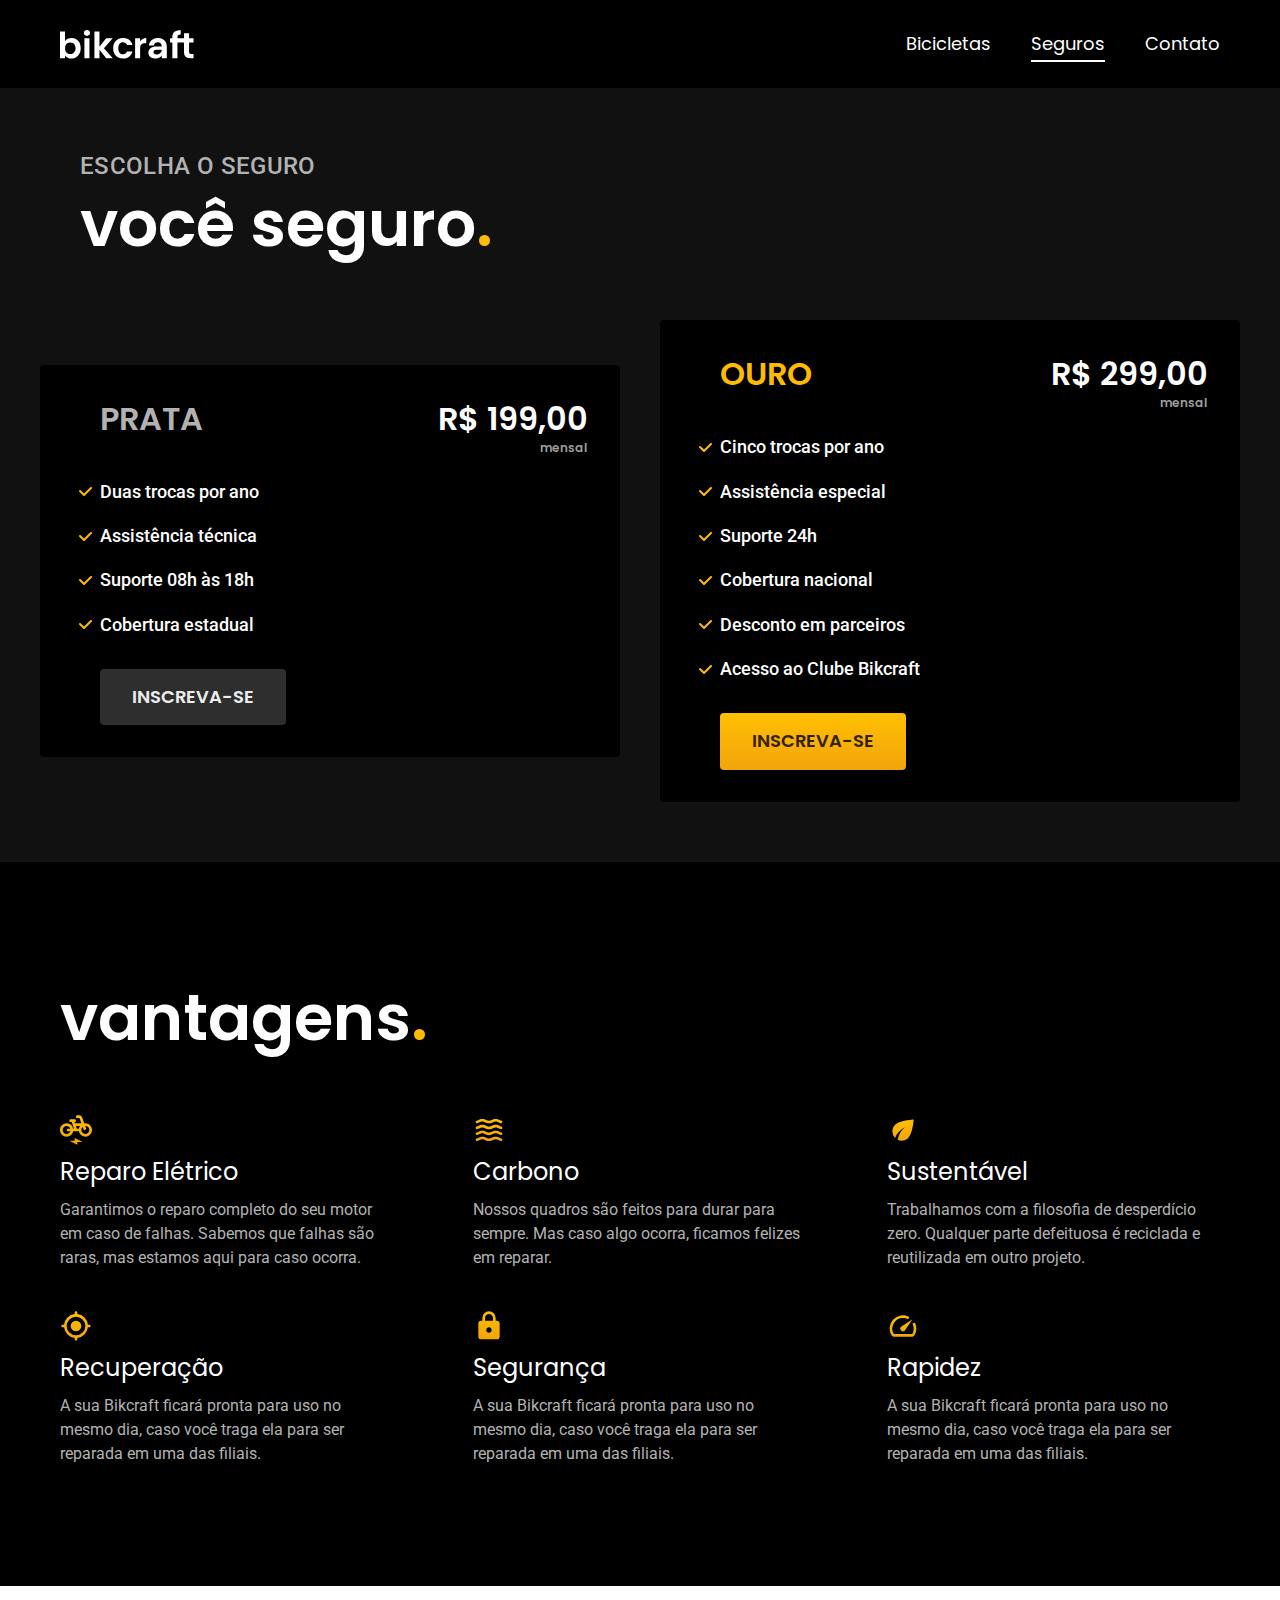
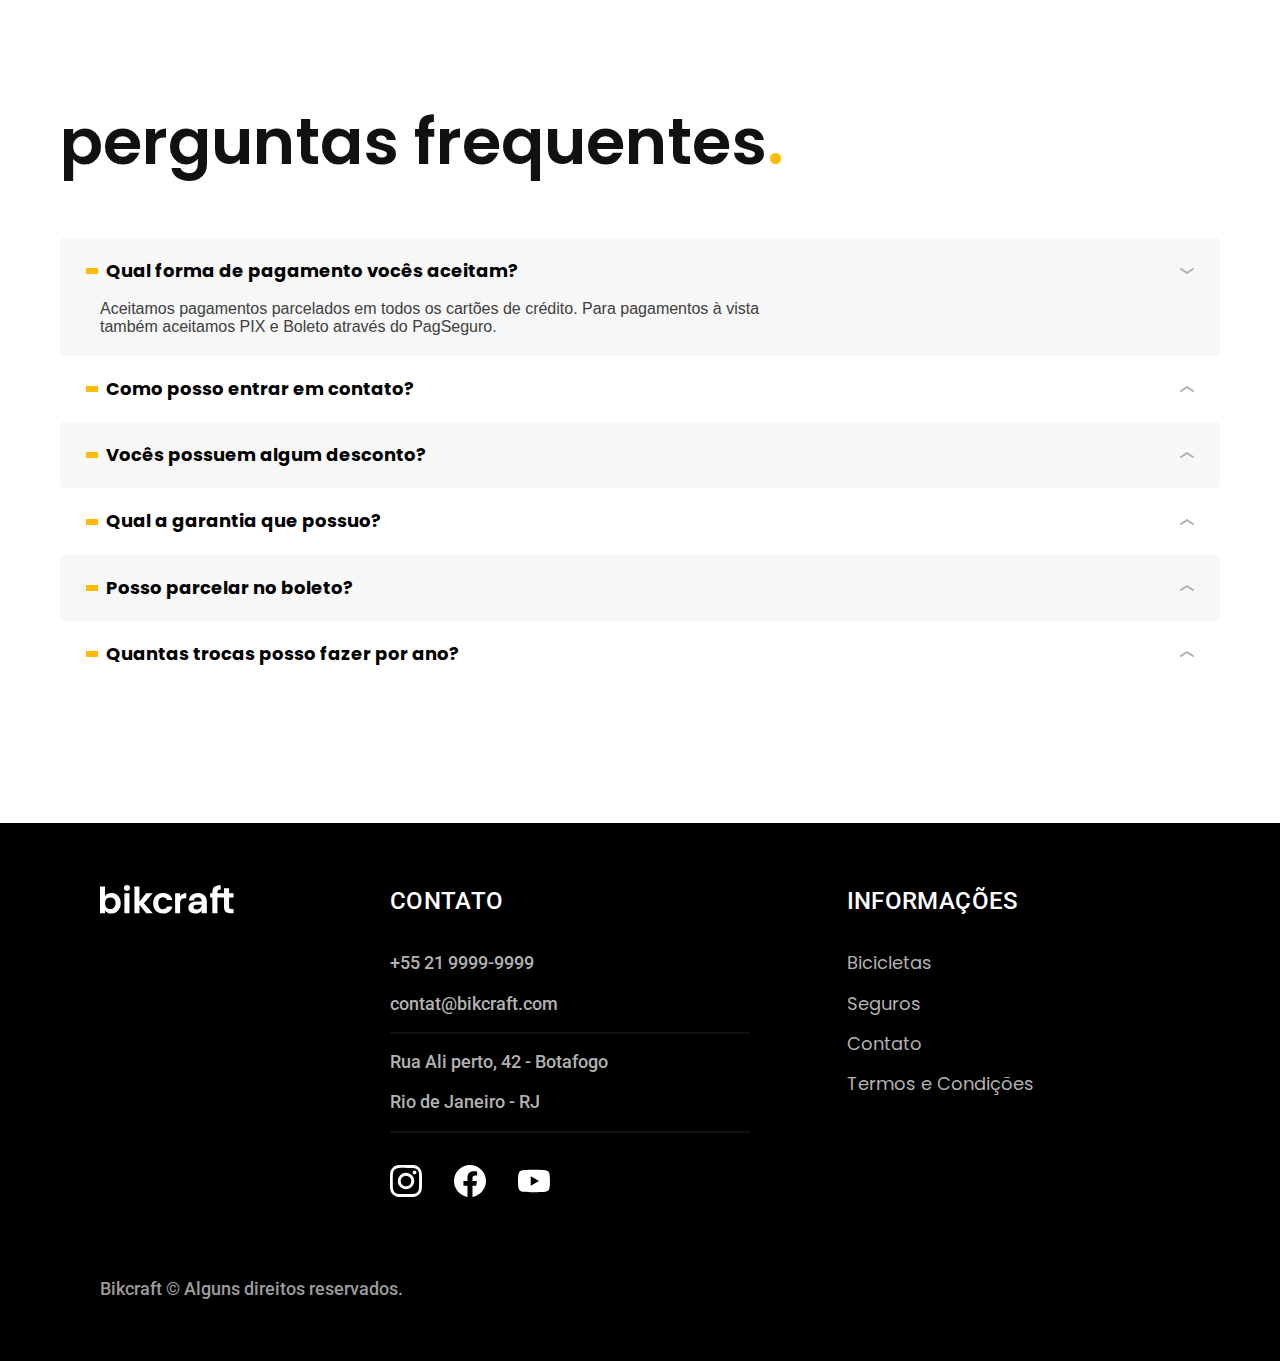
<file: pages/insurances.html>
<!DOCTYPE html>
<html lang="pt-br">
    <head>
        <meta charset="UTF-8" />
        <meta name="viewport" content="width=device-width, initial-scale=1.0" />
        <title>Seguros | Bikcraft</title>
        <meta name="description" content="Seguros | Bikcraft." />

        <!--styles-->
        <link rel="icon" href="../favicon.svg" type="image/svg+xml" />
        <link rel="preload" href="../css/style.min.css" as="style" />
        <link rel="stylesheet" href="../css/style.min.css" />

        <!--fonts-->
        <link rel="preconnect" href="https://fonts.googleapis.com" />
        <link rel="preconnect" href="https://fonts.gstatic.com" crossorigin />
        <link
            href="https://fonts.googleapis.com/css2?family=Poppins:wght@400;600&family=Roboto:wght@400;500&family=Merriweather:ital,wght@1,900&display=swap"
            rel="stylesheet"
        />
        <script>
            document.documentElement.classList.add("js");
        </script>
    </head>
    <body id="insurances">
        <header class="header-bg">
            <div class="header container">
                <a href="../index.html">
                    <img
                        src="../img/bikcraft.svg"
                        alt="Bikcraft"
                        width="136"
                        height="32"
                    />
                </a>

                <nav aria-label="primaria">
                    <ul class="header-menu font-1-m white-color-01">
                        <li><a href="../pages/bicycles.html">Bicicletas</a></li>
                        <li><a href="../pages/insurances.html">Seguros</a></li>
                        <li><a href="../pages/contact.html">Contato</a></li>
                    </ul>
                </nav>
            </div>
        </header>

        <main class="insurances-bg">
            <div class="title-bg">
                <div class="title container">
                    <p class="font-2-l-b scale-gray-05">Escolha o seguro</p>
                    <h1 class="font-1-xxl white-color-01">
                        você seguro<span class="primary-color-01">.</span>
                    </h1>
                </div>
            </div>

            <div class="insurances container">
                <div class="insurances-item fadeInLeft" data-anime="200">
                    <h3 class="font-1-xl scale-gray-05">PRATA</h3>
                    <span class="font-1-xl white-color-01"
                        >R$ 199,00
                        <span class="font-1-xs scale-gray-06"
                            >mensal</span
                        ></span
                    >
                    <ul class="font-2-m white-color-01">
                        <li>Duas trocas por ano</li>
                        <li>Assistência técnica</li>
                        <li>Suporte 08h às 18h</li>
                        <li>Cobertura estadual</li>
                    </ul>
                    <a
                        href="../pages/budget.html?type=insurance&plan=silver"
                        class="btn secondary"
                        >inscreva-se</a
                    >
                </div>

                <div class="insurances-item fadeInRight" data-anime="400">
                    <h3 class="font-1-xl primary-color-01">OURO</h3>
                    <span class="font-1-xl white-color-01"
                        >R$ 299,00
                        <span class="font-1-xs scale-gray-06"
                            >mensal</span
                        ></span
                    >
                    <ul class="font-2-m white-color-01">
                        <li>Cinco trocas por ano</li>
                        <li>Assistência especial</li>
                        <li>Suporte 24h</li>
                        <li>Cobertura nacional</li>
                        <li>Desconto em parceiros</li>
                        <li>Acesso ao Clube Bikcraft</li>
                    </ul>
                    <a
                        href="../pages/budget.html?type=insurance&plan=gold"
                        class="btn"
                        >inscreva-se</a
                    >
                </div>
            </div>
        </main>

        <article class="advantages-bg">
            <div class="advantages container">
                <h2 class="font-1-xxl white-color-01">
                    vantagens<span class="primary-color-01">.</span>
                </h2>
                <ul>
                    <li>
                        <img
                            src="../img/icons/eletric.svg"
                            alt=""
                            width="32"
                            height="32"
                        />
                        <h3 class="font-1-l white-color-01">Reparo Elétrico</h3>
                        <p class="font-2-s scale-gray-05">
                            Garantimos o reparo completo do seu motor em caso de
                            falhas. Sabemos que falhas são raras, mas estamos
                            aqui para caso ocorra.
                        </p>
                    </li>
                    <li>
                        <img
                            src="../img/icons/carbon.svg"
                            alt=""
                            width="32"
                            height="32"
                        />
                        <h3 class="font-1-l white-color-01">Carbono</h3>
                        <p class="font-2-s scale-gray-05">
                            Nossos quadros são feitos para durar para sempre.
                            Mas caso algo ocorra, ficamos felizes em reparar.
                        </p>
                    </li>
                    <li>
                        <img
                            src="../img/icons/sustainability.svg"
                            alt=""
                            width="32"
                            height="32"
                        />
                        <h3 class="font-1-l white-color-01">Sustentável</h3>
                        <p class="font-2-s scale-gray-05">
                            Trabalhamos com a filosofia de desperdício zero.
                            Qualquer parte defeituosa é reciclada e reutilizada
                            em outro projeto.
                        </p>
                    </li>
                    <li>
                        <img
                            src="../img/icons/tracker.svg"
                            alt=""
                            width="32"
                            height="32"
                        />
                        <h3 class="font-1-l white-color-01">Recuperação</h3>
                        <p class="font-2-s scale-gray-05">
                            A sua Bikcraft ficará pronta para uso no mesmo dia,
                            caso você traga ela para ser reparada em uma das
                            filiais.
                        </p>
                    </li>
                    <li>
                        <img
                            src="../img/icons/insurance.svg"
                            alt=""
                            width="32"
                            height="32"
                        />
                        <h3 class="font-1-l white-color-01">Segurança</h3>
                        <p class="font-2-s scale-gray-05">
                            A sua Bikcraft ficará pronta para uso no mesmo dia,
                            caso você traga ela para ser reparada em uma das
                            filiais.
                        </p>
                    </li>
                    <li>
                        <img
                            src="../img/icons/speed.svg"
                            alt=""
                            width="32"
                            height="32"
                        />
                        <h3 class="font-1-l white-color-01">Rapidez</h3>
                        <p class="font-2-s scale-gray-05">
                            A sua Bikcraft ficará pronta para uso no mesmo dia,
                            caso você traga ela para ser reparada em uma das
                            filiais.
                        </p>
                    </li>
                </ul>
            </div>
        </article>

        <article class="asks container">
            <h2 class="font-1-xxl">
                perguntas frequentes<span class="primary-color-01">.</span>
            </h2>
            <dl>
                <div>
                    <dt>
                        <button
                            class="font-1-m-b"
                            aria-controls="ask1"
                            aria-expanded="true"
                        >
                            Qual forma de pagamento vocês aceitam?
                        </button>
                    </dt>
                    <dd id="ask1" class="font-2-2 scale-gray-09 active">
                        Aceitamos pagamentos parcelados em todos os cartões de
                        crédito. Para pagamentos à vista também aceitamos PIX e
                        Boleto através do PagSeguro.
                    </dd>
                </div>
                <div>
                    <dt>
                        <button
                            class="font-1-m-b"
                            aria-controls="ask2"
                            aria-expanded="false"
                        >
                            Como posso entrar em contato?
                        </button>
                    </dt>
                    <dd id="ask2" class="font-2-2 scale-gray-09">
                        Aceitamos pagamentos parcelados em todos os cartões de
                        crédito. Para pagamentos à vista também aceitamos PIX e
                        Boleto através do PagSeguro.
                    </dd>
                </div>
                <div>
                    <dt>
                        <button
                            class="font-1-m-b"
                            aria-controls="ask3"
                            aria-expanded="false"
                        >
                            Vocês possuem algum desconto?
                        </button>
                    </dt>
                    <dd id="ask3" class="font-2-2 scale-gray-09">
                        Aceitamos pagamentos parcelados em todos os cartões de
                        crédito. Para pagamentos à vista também aceitamos PIX e
                        Boleto através do PagSeguro.
                    </dd>
                </div>
                <div>
                    <dt>
                        <button
                            class="font-1-m-b"
                            aria-controls="ask4"
                            aria-expanded="false"
                        >
                            Qual a garantia que possuo?
                        </button>
                    </dt>
                    <dd id="ask4" class="font-2-2 scale-gray-09">
                        Aceitamos pagamentos parcelados em todos os cartões de
                        crédito. Para pagamentos à vista também aceitamos PIX e
                        Boleto através do PagSeguro.
                    </dd>
                </div>
                <div>
                    <dt>
                        <button
                            class="font-1-m-b"
                            aria-controls="ask5"
                            aria-expanded="false"
                        >
                            Posso parcelar no boleto?
                        </button>
                    </dt>
                    <dd id="ask5" class="font-2-2 scale-gray-09">
                        Aceitamos pagamentos parcelados em todos os cartões de
                        crédito. Para pagamentos à vista também aceitamos PIX e
                        Boleto através do PagSeguro.
                    </dd>
                </div>
                <div>
                    <dt>
                        <button
                            class="font-1-m-b"
                            aria-controls="ask6"
                            aria-expanded="false"
                        >
                            Quantas trocas posso fazer por ano?
                        </button>
                    </dt>
                    <dd id="ask6" class="font-2-2 scale-gray-09">
                        Aceitamos pagamentos parcelados em todos os cartões de
                        crédito. Para pagamentos à vista também aceitamos PIX e
                        Boleto através do PagSeguro.
                    </dd>
                </div>
            </dl>
        </article>

        <footer class="footer-bg">
            <div class="footer container">
                <img
                    src="../img/bikcraft.svg"
                    alt="Bikcraft"
                    width="136"
                    height="32"
                />
                <div class="footer-contact">
                    <h3 class="font-2-l-b white-color-01">Contato</h3>
                    <ul class="font-2-m scale-gray-05">
                        <li>
                            <a href="tel:+552199999999">+55 21 9999-9999</a>
                        </li>
                        <li>
                            <a href="mailto:contat@bikcraft.com"
                                >contat@bikcraft.com</a
                            >
                        </li>
                        <li>Rua Ali perto, 42 - Botafogo</li>
                        <li>Rio de Janeiro - RJ</li>
                    </ul>
                    <div class="footer-social-medias">
                        <a href="#"
                            ><img
                                src="../img/social-media/instagram.svg"
                                alt="Instagram"
                                width="32"
                                height="32"
                        /></a>
                        <a href="#"
                            ><img
                                src="../img/social-media/facebook.svg"
                                alt="Facebook"
                                width="32"
                                height="32"
                        /></a>
                        <a href="#"
                            ><img
                                src="../img/social-media/youtube.svg"
                                alt="Youtube"
                                width="32"
                                height="32"
                        /></a>
                    </div>
                </div>
                <div class="footer-info">
                    <h3 class="font-2-l-b white-color-01">Informações</h3>
                    <nav aria-label="secundaria">
                        <ul class="font-1-m scale-gray-05">
                            <li>
                                <a href="../pages/bicycles.html">Bicicletas</a>
                            </li>
                            <li>
                                <a href="../pages/insurances.html">Seguros</a>
                            </li>
                            <li><a href="../pages/contact.html">Contato</a></li>
                            <li>
                                <a href="../pages/terms.html"
                                    >Termos e Condições</a
                                >
                            </li>
                        </ul>
                    </nav>
                </div>

                <p class="footer-copy font-2-m scale-gray-06">
                    Bikcraft &copy Alguns direitos reservados.
                </p>
            </div>
        </footer>

        <script src="../js/plugins/simple-anime.js"></script>
        <script src="../js/script.js"></script>
    </body>
</html>
</file>
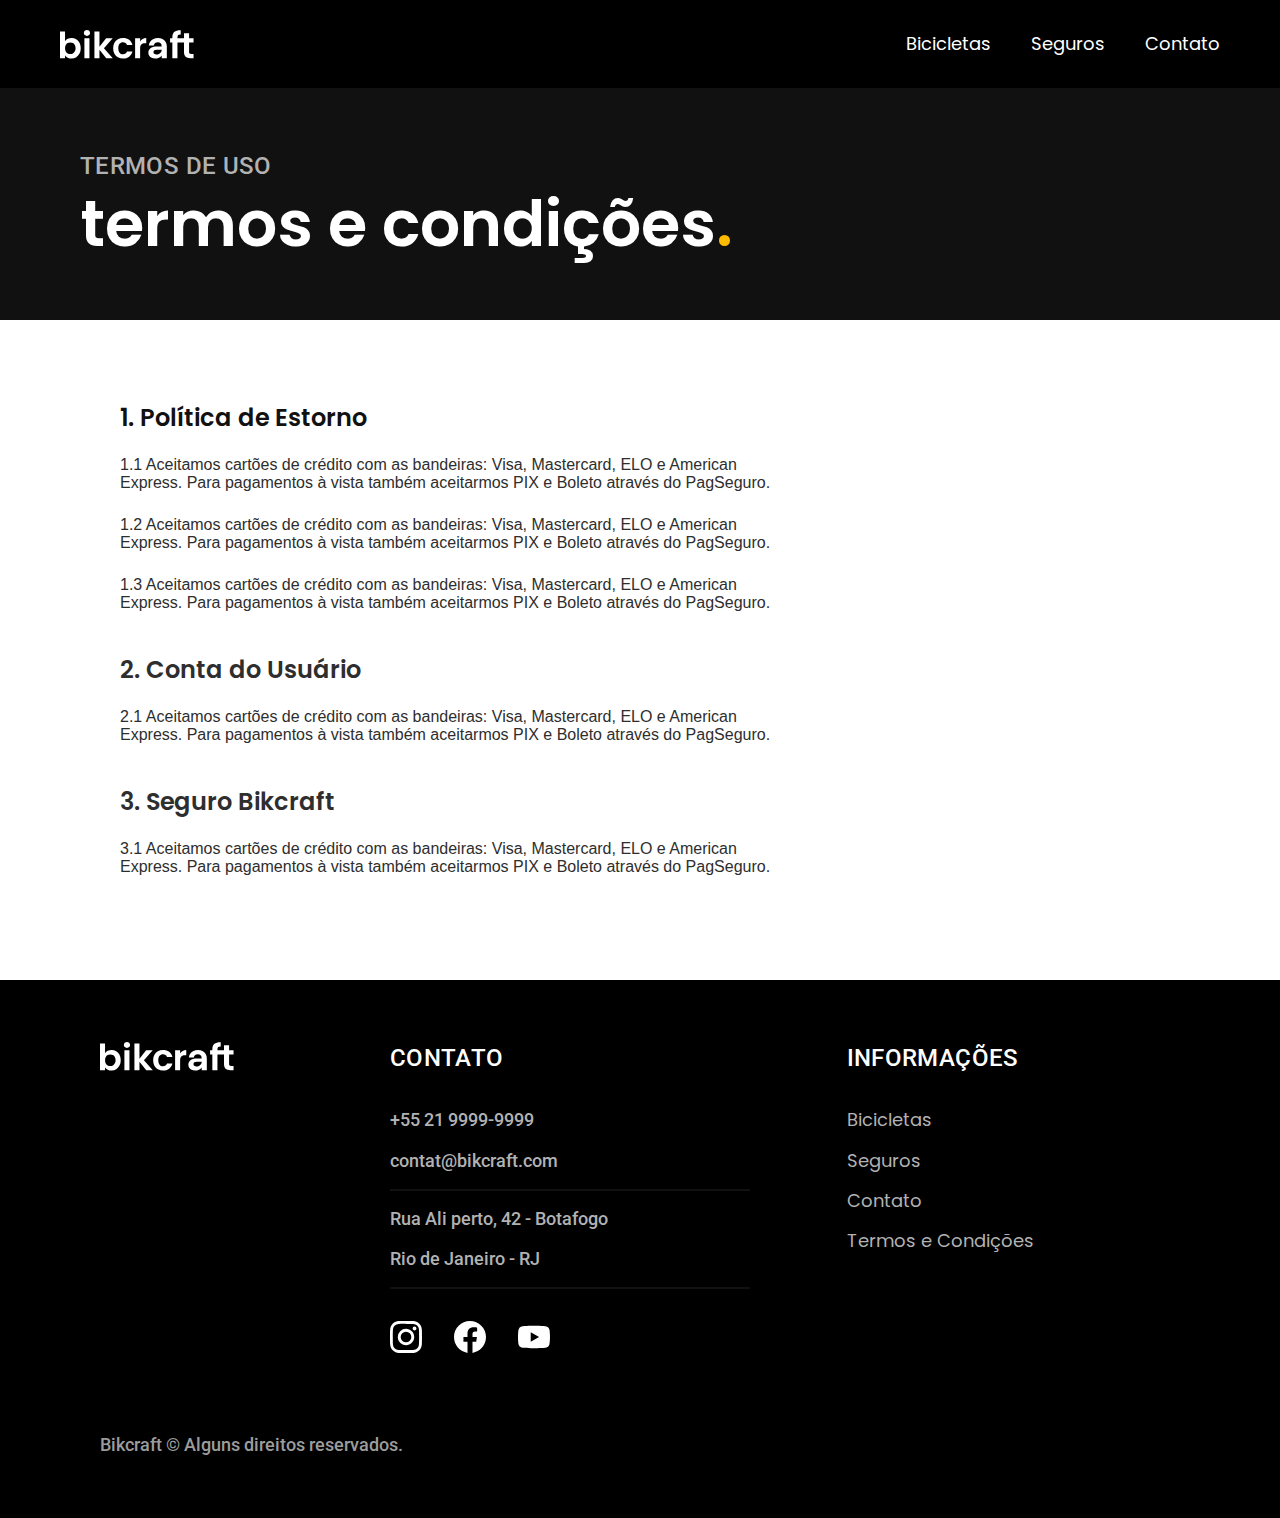
<file: pages/terms.html>
<!DOCTYPE html>
<html lang="pt-br">
    <head>
        <meta charset="UTF-8" />
        <meta name="viewport" content="width=device-width, initial-scale=1.0" />
        <title>Termos e Condições | Bikcraft</title>
        <meta name="description" content="Termos e conidções | Bikcraft." />

        <!--styles-->
        <link rel="icon" href="../favicon.svg" type="image/svg+xml" />
        <link rel="preload" href="../css/style.min.css" as="style" />
        <link rel="stylesheet" href="../css/style.min.css" />

        <!--fonts-->
        <link rel="preconnect" href="https://fonts.googleapis.com" />
        <link rel="preconnect" href="https://fonts.gstatic.com" crossorigin />
        <link
            href="https://fonts.googleapis.com/css2?family=Poppins:wght@400;600&family=Roboto:wght@400;500&family=Merriweather:ital,wght@1,900&display=swap"
            rel="stylesheet"
        />
        <script>
            document.documentElement.classList.add("js");
        </script>
    </head>
    <body id="terms">
        <header class="header-bg">
            <div class="header container">
                <a href="../index.html">
                    <img
                        src="../img/bikcraft.svg"
                        alt="Bikcraft"
                        width="136"
                        height="32"
                    />
                </a>

                <nav aria-label="primaria">
                    <ul class="header-menu font-1-m white-color-01">
                        <li><a href="../pages/bicycles.html">Bicicletas</a></li>
                        <li><a href="../pages/insurances.html">Seguros</a></li>
                        <li><a href="../pages/contact.html">Contato</a></li>
                    </ul>
                </nav>
            </div>
        </header>

        <main>
            <div class="title-bg">
                <div class="title container">
                    <p class="font-2-l-b scale-gray-05">Termos de uso</p>
                    <h1 class="font-1-xxl white-color-01">
                        termos e condições<span class="primary-color-01"
                            >.</span
                        >
                    </h1>
                </div>
            </div>

            <div class="termos font-2-2 scale-gray-10 container">
                <h2 class="font-1-l scale-gray-11">1. Política de Estorno</h2>
                <p>
                    1.1 Aceitamos cartões de crédito com as bandeiras: Visa,
                    Mastercard, ELO e American Express. Para pagamentos à vista
                    também aceitarmos PIX e Boleto através do PagSeguro.
                </p>
                <p>
                    1.2 Aceitamos cartões de crédito com as bandeiras: Visa,
                    Mastercard, ELO e American Express. Para pagamentos à vista
                    também aceitarmos PIX e Boleto através do PagSeguro.
                </p>
                <p>
                    1.3 Aceitamos cartões de crédito com as bandeiras: Visa,
                    Mastercard, ELO e American Express. Para pagamentos à vista
                    também aceitarmos PIX e Boleto através do PagSeguro.
                </p>

                <h2 class="font-1-l">2. Conta do Usuário</h2>
                <p>
                    2.1 Aceitamos cartões de crédito com as bandeiras: Visa,
                    Mastercard, ELO e American Express. Para pagamentos à vista
                    também aceitarmos PIX e Boleto através do PagSeguro.
                </p>

                <h2 class="font-1-l">3. Seguro Bikcraft</h2>
                <p>
                    3.1 Aceitamos cartões de crédito com as bandeiras: Visa,
                    Mastercard, ELO e American Express. Para pagamentos à vista
                    também aceitarmos PIX e Boleto através do PagSeguro.
                </p>
            </div>
        </main>

        <footer class="footer-bg">
            <div class="footer container">
                <img
                    src="../img/bikcraft.svg"
                    alt="Bikcraft"
                    width="136"
                    height="32"
                />
                <div class="footer-contact">
                    <h3 class="font-2-l-b white-color-01">Contato</h3>
                    <ul class="font-2-m scale-gray-05">
                        <li>
                            <a href="tel:+552199999999">+55 21 9999-9999</a>
                        </li>
                        <li>
                            <a href="mailto:contat@bikcraft.com"
                                >contat@bikcraft.com</a
                            >
                        </li>
                        <li>Rua Ali perto, 42 - Botafogo</li>
                        <li>Rio de Janeiro - RJ</li>
                    </ul>
                    <div class="footer-social-medias">
                        <a href="#"
                            ><img
                                src="../img/social-media/instagram.svg"
                                alt="Instagram"
                                width="32"
                                height="32"
                        /></a>
                        <a href="#"
                            ><img
                                src="../img/social-media/facebook.svg"
                                alt="Facebook"
                                width="32"
                                height="32"
                        /></a>
                        <a href="#"
                            ><img
                                src="../img/social-media/youtube.svg"
                                alt="Youtube"
                                width="32"
                                height="32"
                        /></a>
                    </div>
                </div>
                <div class="footer-info">
                    <h3 class="font-2-l-b white-color-01">Informações</h3>
                    <nav aria-label="secundaria">
                        <ul class="font-1-m scale-gray-05">
                            <li>
                                <a href="../pages/bicycles.html">Bicicletas</a>
                            </li>
                            <li>
                                <a href="../pages/insurances.html">Seguros</a>
                            </li>
                            <li><a href="../pages/contact.html">Contato</a></li>
                            <li>
                                <a href="../pages/terms.html"
                                    >Termos e Condições</a
                                >
                            </li>
                        </ul>
                    </nav>
                </div>

                <p class="footer-copy font-2-m scale-gray-06">
                    Bikcraft &copy Alguns direitos reservados.
                </p>
            </div>
        </footer>
        <script src="../js/script.js"></script>
    </body>
</html>
</file>
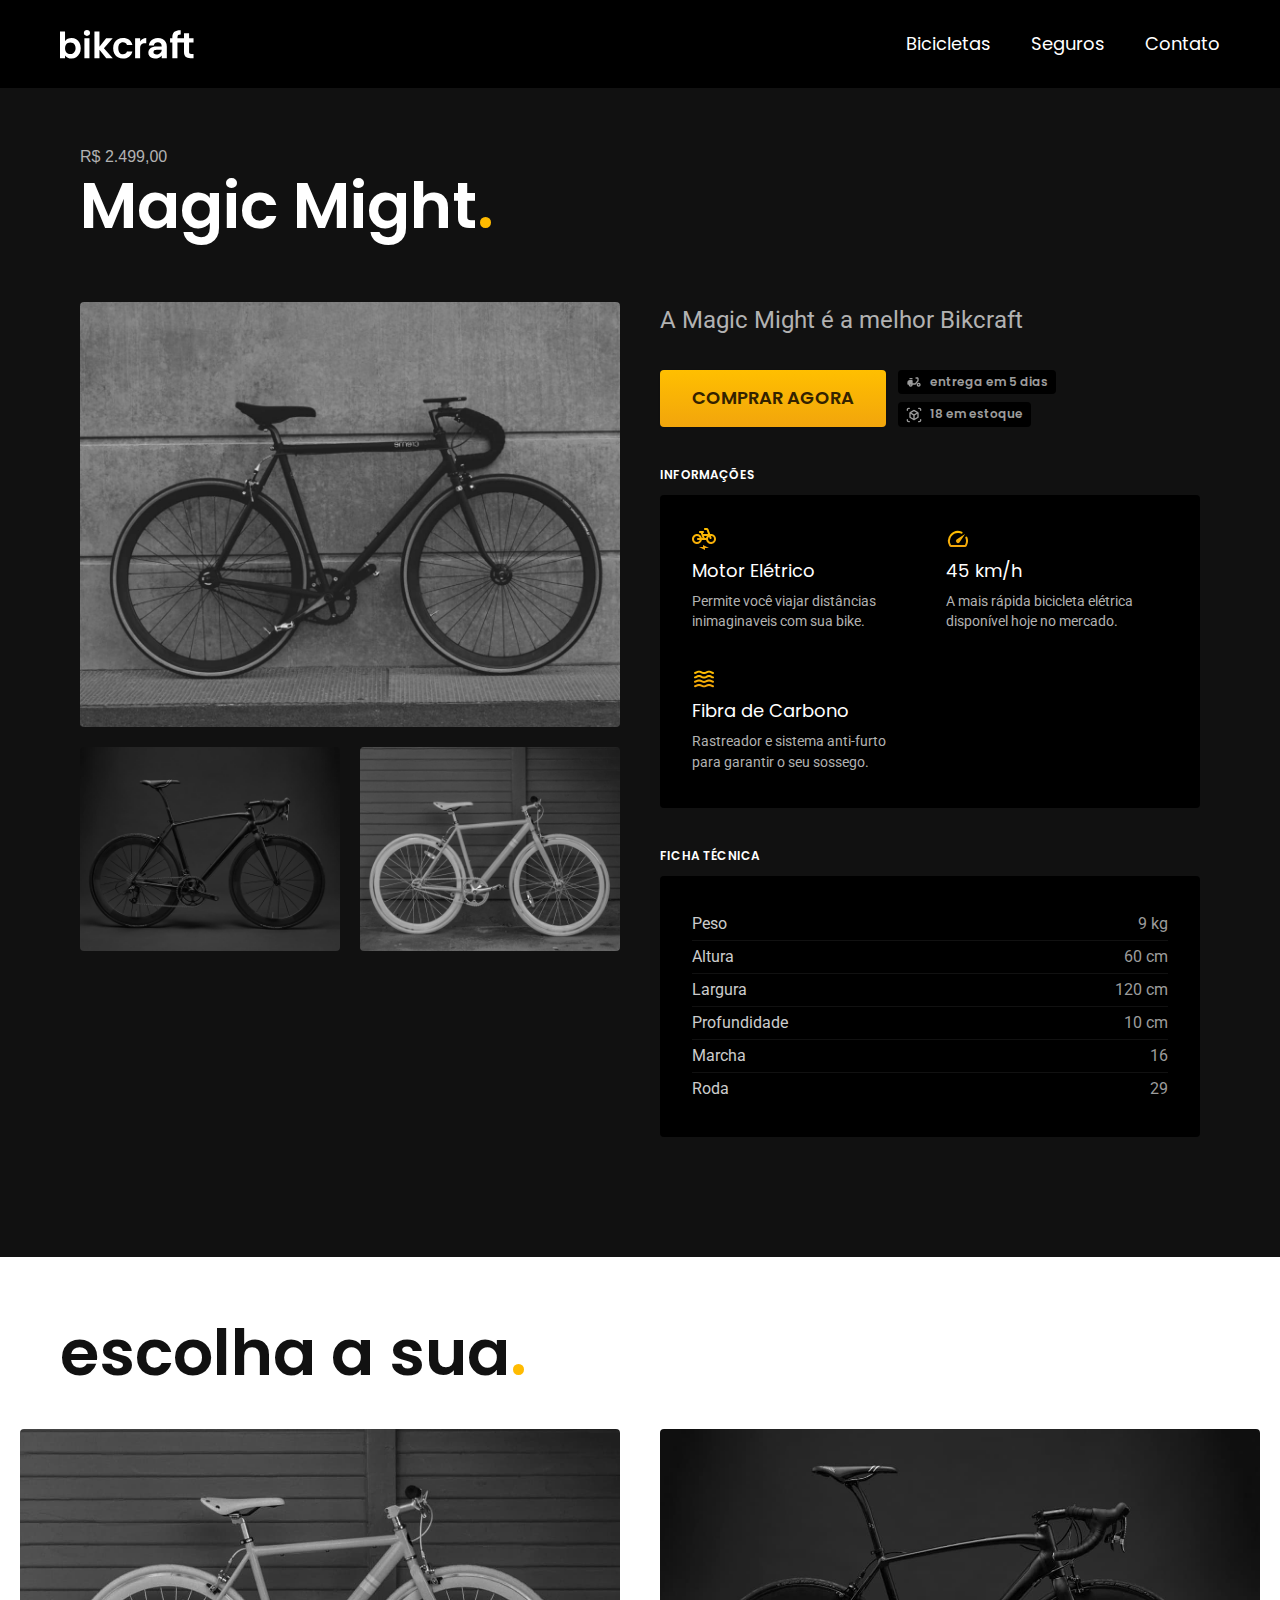
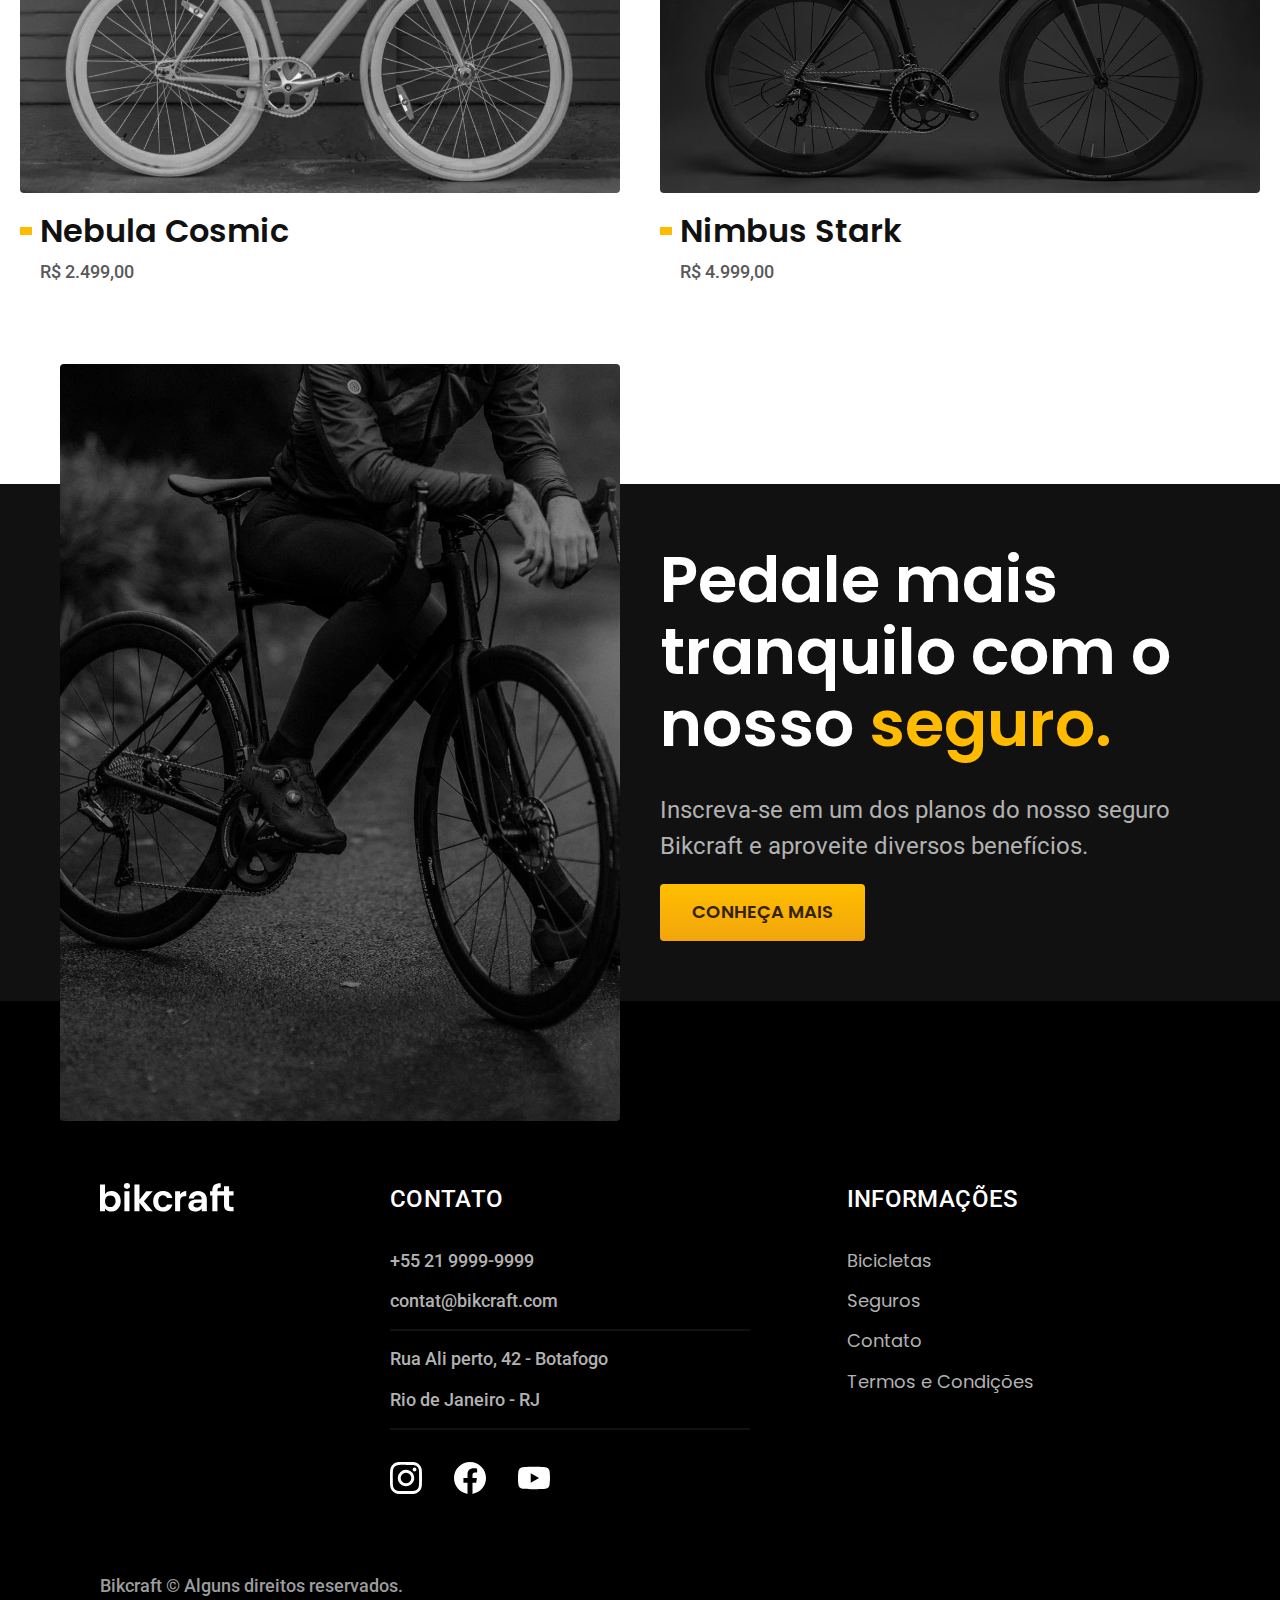
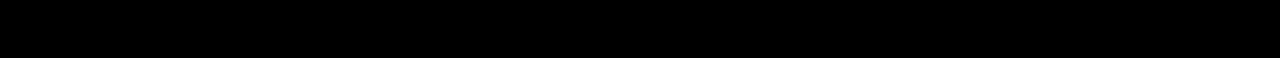
<file: pages/bicycles/bike-magic.html>
<!DOCTYPE html>
<html lang="pt-br">
    <head>
        <meta charset="UTF-8" />
        <meta name="viewport" content="width=device-width, initial-scale=1.0" />
        <title>Magic Might | Bikcraft</title>
        <meta name="description" content="Contato | Bikcraft." />

        <!--styles-->
        <link rel="icon" href="../../favicon.svg" type="image/svg+xml" />
        <link rel="preload" href="../../css/style.min.css" as="style" />
        <link rel="stylesheet" href="../../css/style.min.css" />

        <!--fonts-->
        <link rel="preconnect" href="https://fonts.googleapis.com" />
        <link rel="preconnect" href="https://fonts.gstatic.com" crossorigin />
        <link
            href="https://fonts.googleapis.com/css2?family=Poppins:wght@400;600&family=Roboto:wght@400;500&family=Merriweather:ital,wght@1,900&display=swap"
            rel="stylesheet"
        />
        <script>
            document.documentElement.classList.add("js");
        </script>
    </head>
    <body id="bike">
        <header class="header-bg">
            <div class="header container">
                <a href="../../index.html">
                    <img src="../../img/bikcraft.svg" alt="Bikcraft" />
                </a>

                <nav aria-label="primaria">
                    <ul class="header-menu font-1-m white-color-01">
                        <li>
                            <a href="../../pages/bicycles.html">Bicicletas</a>
                        </li>
                        <li>
                            <a href="../../pages/insurances.html">Seguros</a>
                        </li>
                        <li><a href="../../pages/contact.html">Contato</a></li>
                    </ul>
                </nav>
            </div>
        </header>

        <main class="title-bg">
            <div>
                <div class="title container">
                    <p class="font-2-xl scale-gray-05">R$ 2.499,00</p>
                    <h1 class="font-1-xxl white-color-01">
                        Magic Might<span class="primary-color-01">.</span>
                    </h1>
                </div>
            </div>
            <div class="bicycle container">
                <div class="bicycle-images">
                    <img src="../../img/bicycle/nimbus2.jpg" alt="" />
                    <img src="../../img/bicycle/nimbus1.jpg" alt="" />
                    <img src="../../img/bicycle/nimbus3.jpg" alt="" />
                </div>
                <div class="bicycle-content">
                    <p class="font-2-l scale-gray-05">
                        A Magic Might é a melhor Bikcraft
                    </p>
                    <div class="bicycle-buy">
                        <a
                            class="btn"
                            href="../budget.html?type=bikcraft&product=magic"
                            >Comprar Agora</a
                        >
                        <span class="font-1-xs scale-gray-06"
                            ><img
                                src="../../img/icons/delivery.svg"
                                alt=""
                            />entrega em 5 dias</span
                        >
                        <span class="font-1-xs scale-gray-06"
                            ><img src="../../img/icons/stock.svg" alt="" />18 em
                            estoque</span
                        >
                    </div>
                    <h2 class="font-1-xs white-color-01">Informações</h2>
                    <ul class="bicycle-info">
                        <li>
                            <img src="../../img/icons/eletric.svg" alt="" />
                            <h3 class="font-1-m white-color-01">
                                Motor Elétrico
                            </h3>
                            <p class="font-2-xs scale-gray-05">
                                Permite você viajar distâncias inimaginaveis com
                                sua bike.
                            </p>
                        </li>
                        <li>
                            <img src="../../img/icons/speed.svg" alt="" />
                            <h3 class="font-1-m white-color-01">45 km/h</h3>
                            <p class="font-2-xs scale-gray-05">
                                A mais rápida bicicleta elétrica disponível hoje
                                no mercado.
                            </p>
                        </li>
                        <li>
                            <img src="../../img/icons/carbon.svg" alt="" />
                            <h3 class="font-1-m white-color-01">
                                Fibra de Carbono
                            </h3>
                            <p class="font-2-xs scale-gray-05">
                                Rastreador e sistema anti-furto para garantir o
                                seu sossego.
                            </p>
                        </li>
                    </ul>
                    <h2 class="font-1-xs white-color-01">Ficha técnica</h2>
                    <ul class="bicycle-datasheet font-2-s scale-gray-04">
                        <li>Peso <span>9 kg</span></li>
                        <li>Altura <span>60 cm</span></li>
                        <li>Largura <span>120 cm</span></li>
                        <li>Profundidade <span>10 cm</span></li>
                        <li>Marcha <span>16</span></li>
                        <li>Roda <span>29</span></li>
                    </ul>
                </div>
            </div>
        </main>

        <article class="bicycles-list">
            <h2 class="container font-1-xxl">
                escolha a sua<span class="primary-color-01">.</span>
            </h2>
            <ul>
                <li>
                    <a href="./bike-nebula.html">
                        <img
                            src="../../img/bicycles/nebula.jpg"
                            alt="Bicicleta preta"
                        />
                        <h3 class="font-1-xl">Nebula Cosmic</h3>
                        <span class="font-2-m scale-gray-08">R$ 2.499,00</span>
                    </a>
                </li>
                <li>
                    <a href="./bike-nimbus.html">
                        <img
                            src="../../img/bicycles/nimbus.jpg"
                            alt="Bicicleta preta"
                        />
                        <h3 class="font-1-xl">Nimbus Stark</h3>
                        <span class="font-2-m scale-gray-08">R$ 4.999,00</span>
                    </a>
                </li>
            </ul>
        </article>

        <article class="insurance-bg">
            <div class="insurance container">
                <div class="insurance-img">
                    <img
                        src="../../img/pictures/insurance.jpg"
                        alt="Pessoa parada em cima de uma bicicleta"
                    />
                </div>
                <div class="insurance-content">
                    <h2 class="font-1-xxl white-color-01">
                        Pedale mais tranquilo com o nosso
                        <span class="primary-color-01">seguro.</span>
                    </h2>
                    <p class="font-2-l scale-gray-05">
                        Inscreva-se em um dos planos do nosso seguro Bikcraft e
                        aproveite diversos benefícios.
                    </p>
                    <a class="btn" href="../insurances.html">Conheça Mais</a>
                </div>
            </div>
        </article>

        <footer class="footer-bg">
            <div class="footer container">
                <img src="../../img/bikcraft.svg" alt="Bikcraft" />
                <div class="footer-contact">
                    <h3 class="font-2-l-b white-color-01">Contato</h3>
                    <ul class="font-2-m scale-gray-05">
                        <li>
                            <a href="tel:+552199999999">+55 21 9999-9999</a>
                        </li>
                        <li>
                            <a href="mailto:contat@bikcraft.com"
                                >contat@bikcraft.com</a
                            >
                        </li>
                        <li>Rua Ali perto, 42 - Botafogo</li>
                        <li>Rio de Janeiro - RJ</li>
                    </ul>
                    <div class="footer-social-medias">
                        <a href=""
                            ><img
                                src="../../img/social-media/instagram.svg"
                                alt="Instagram"
                        /></a>
                        <a href=""
                            ><img
                                src="../../img/social-media/facebook.svg"
                                alt="Facebook"
                        /></a>
                        <a href=""
                            ><img
                                src="../../img/social-media/youtube.svg"
                                alt="Youtube"
                        /></a>
                    </div>
                </div>
                <div class="footer-info">
                    <h3 class="font-2-l-b white-color-01">Informações</h3>
                    <nav aria-label="secundaria">
                        <ul class="font-1-m scale-gray-05">
                            <li>
                                <a href="../../pages/bicycles.html"
                                    >Bicicletas</a
                                >
                            </li>
                            <li>
                                <a href="../../pages/insurances.html"
                                    >Seguros</a
                                >
                            </li>
                            <li>
                                <a href="../../pages/contact.html">Contato</a>
                            </li>
                            <li>
                                <a href="../../pages/terms.html"
                                    >Termos e Condições</a
                                >
                            </li>
                        </ul>
                    </nav>
                </div>

                <p class="footer-copy font-2-m scale-gray-06">
                    Bikcraft &copy Alguns direitos reservados.
                </p>
            </div>
        </footer>
        <script src="../../js/script.js"></script>
    </body>
</html>
</file>
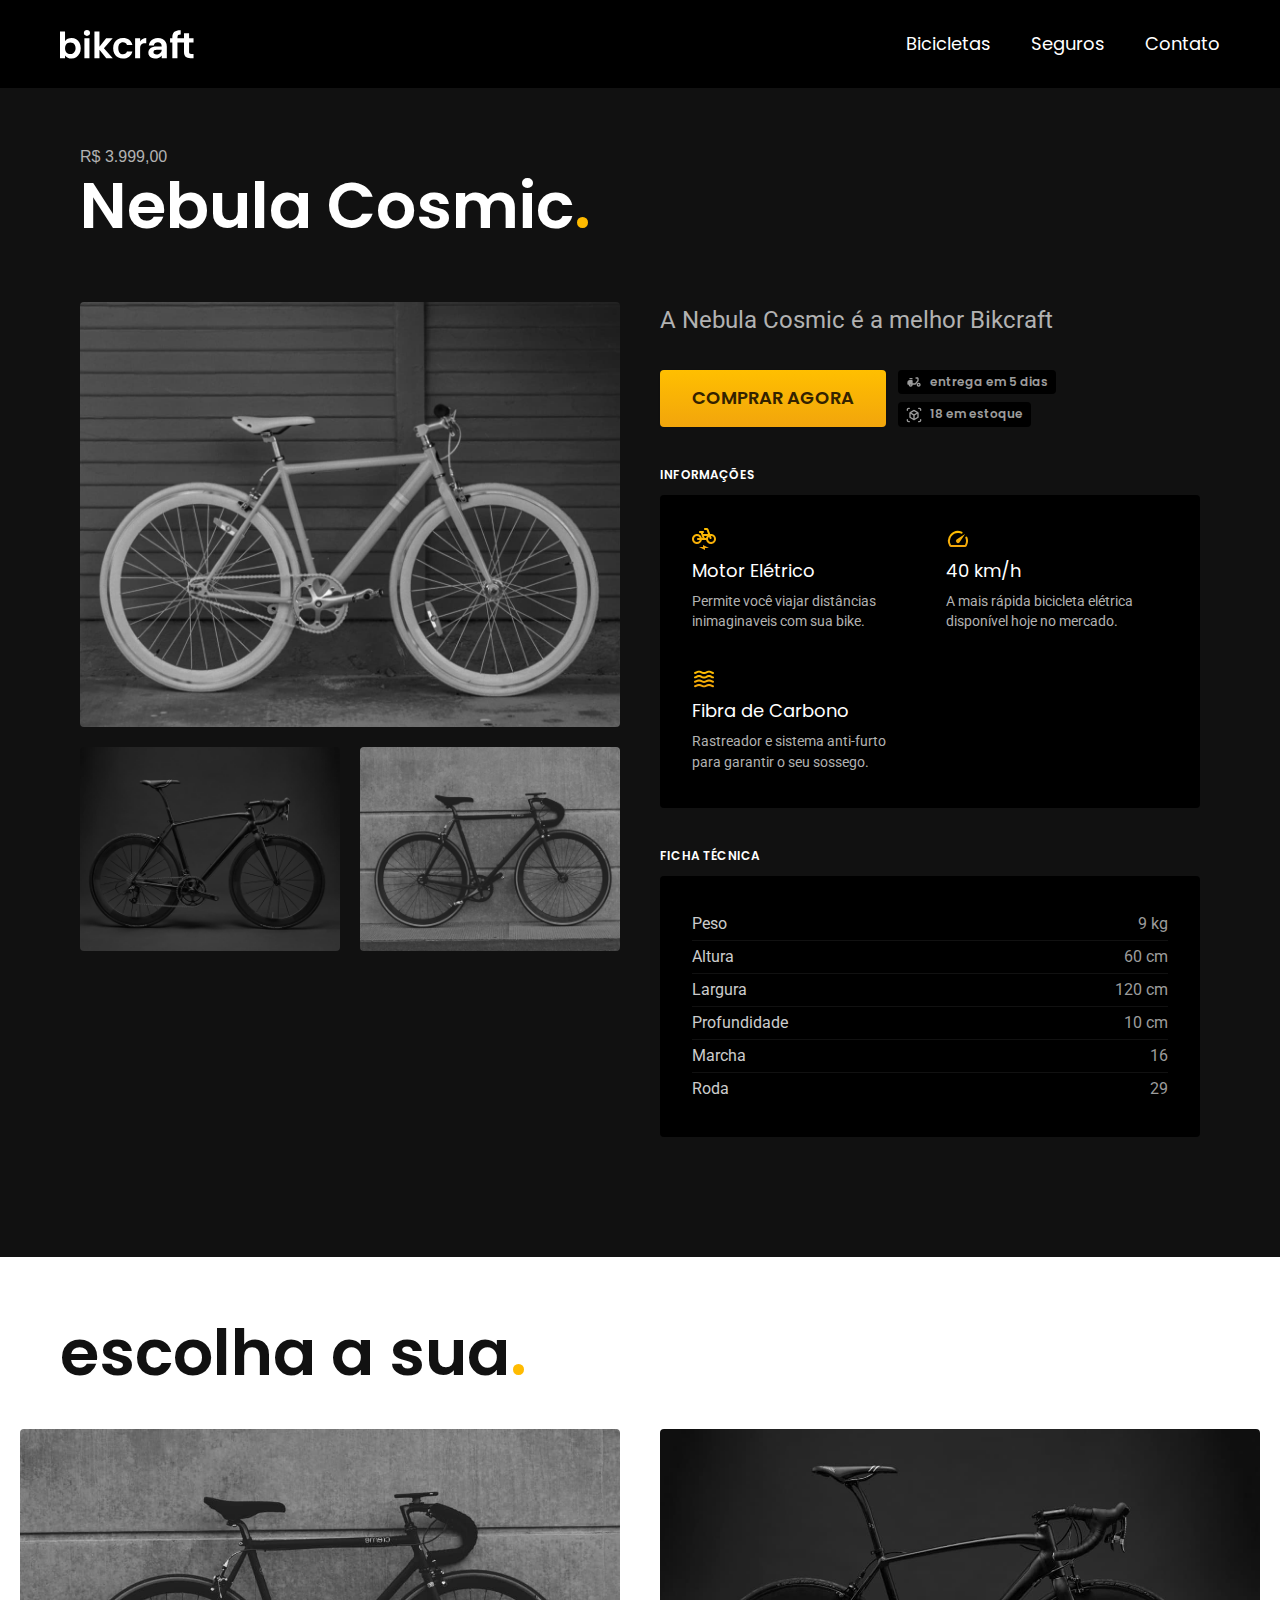
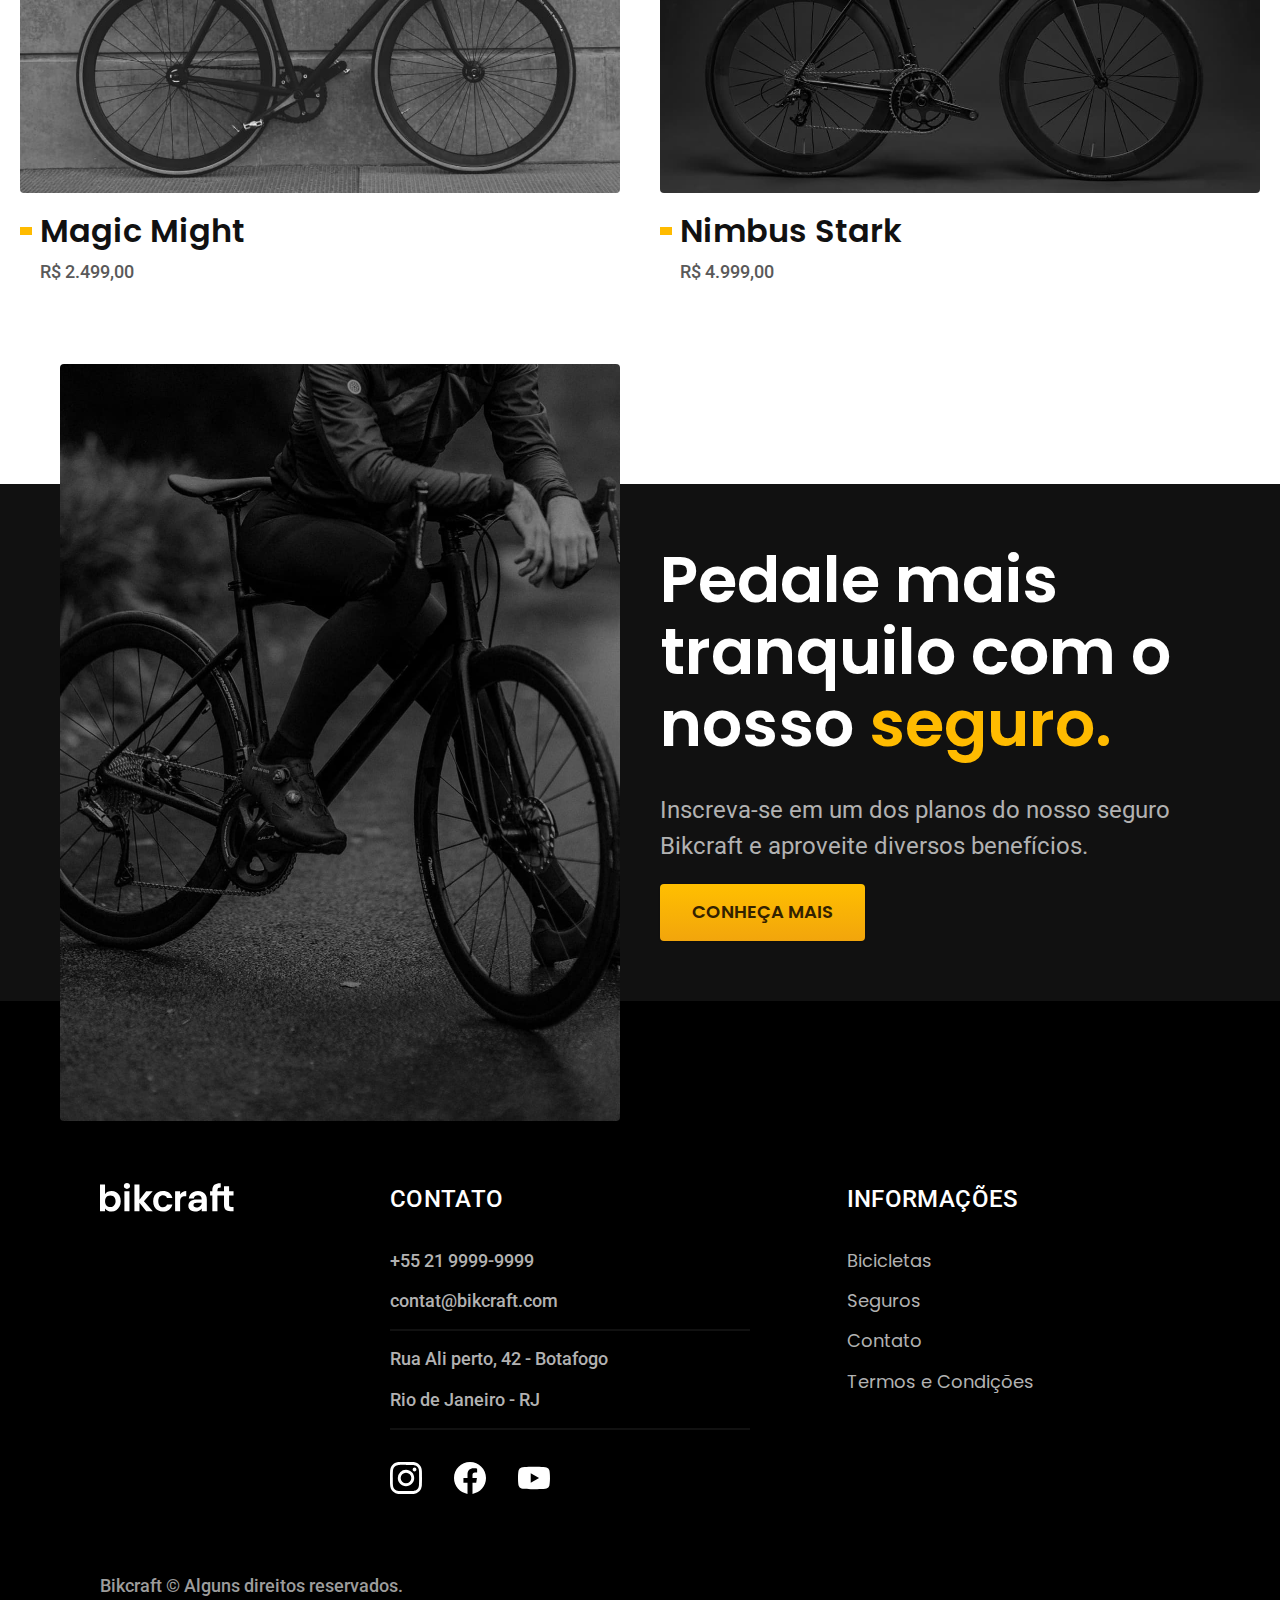
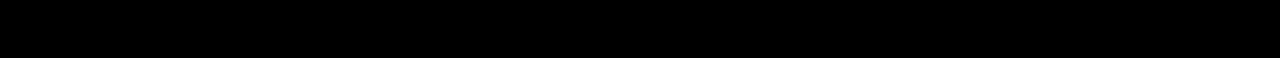
<file: pages/bicycles/bike-nebula.html>
<!DOCTYPE html>
<html lang="pt-br">
    <head>
        <meta charset="UTF-8" />
        <meta name="viewport" content="width=device-width, initial-scale=1.0" />
        <title>Nebula Cosmic | Bikcraft</title>
        <meta name="description" content="Contato | Bikcraft." />

        <!--styles-->
        <link rel="icon" href="../../favicon.svg" type="image/svg+xml" />
        <link rel="preload" href="../../css/style.min.css" as="style" />
        <link rel="stylesheet" href="../../css/style.min.css" />

        <!--fonts-->
        <link rel="preconnect" href="https://fonts.googleapis.com" />
        <link rel="preconnect" href="https://fonts.gstatic.com" crossorigin />
        <link
            href="https://fonts.googleapis.com/css2?family=Poppins:wght@400;600&family=Roboto:wght@400;500&family=Merriweather:ital,wght@1,900&display=swap"
            rel="stylesheet"
        />
        <script>
            document.documentElement.classList.add("js");
        </script>
    </head>
    <body id="bike">
        <header class="header-bg">
            <div class="header container">
                <a href="../../index.html">
                    <img src="../../img/bikcraft.svg" alt="Bikcraft" />
                </a>

                <nav aria-label="primaria">
                    <ul class="header-menu font-1-m white-color-01">
                        <li>
                            <a href="../../pages/bicycles.html">Bicicletas</a>
                        </li>
                        <li>
                            <a href="../../pages/insurances.html">Seguros</a>
                        </li>
                        <li><a href="../../pages/contact.html">Contato</a></li>
                    </ul>
                </nav>
            </div>
        </header>

        <main class="title-bg">
            <div>
                <div class="title container">
                    <p class="font-2-xl scale-gray-05">R$ 3.999,00</p>
                    <h1 class="font-1-xxl white-color-01">
                        Nebula Cosmic<span class="primary-color-01">.</span>
                    </h1>
                </div>
            </div>
            <div class="bicycle container">
                <div class="bicycle-images">
                    <img src="../../img/bicycle/nimbus3.jpg" alt="" />
                    <img src="../../img/bicycle/nimbus1.jpg" alt="" />
                    <img src="../../img/bicycle/nimbus2.jpg" alt="" />
                </div>
                <div class="bicycle-content">
                    <p class="font-2-l scale-gray-05">
                        A Nebula Cosmic é a melhor Bikcraft
                    </p>
                    <div class="bicycle-buy">
                        <a
                            class="btn"
                            href="../budget.html?type=bikcraft&product=nebula"
                            >Comprar Agora</a
                        >
                        <span class="font-1-xs scale-gray-06"
                            ><img
                                src="../../img/icons/delivery.svg"
                                alt=""
                            />entrega em 5 dias</span
                        >
                        <span class="font-1-xs scale-gray-06"
                            ><img src="../../img/icons/stock.svg" alt="" />18 em
                            estoque</span
                        >
                    </div>
                    <h2 class="font-1-xs white-color-01">Informações</h2>
                    <ul class="bicycle-info">
                        <li>
                            <img src="../../img/icons/eletric.svg" alt="" />
                            <h3 class="font-1-m white-color-01">
                                Motor Elétrico
                            </h3>
                            <p class="font-2-xs scale-gray-05">
                                Permite você viajar distâncias inimaginaveis com
                                sua bike.
                            </p>
                        </li>
                        <li>
                            <img src="../../img/icons/speed.svg" alt="" />
                            <h3 class="font-1-m white-color-01">40 km/h</h3>
                            <p class="font-2-xs scale-gray-05">
                                A mais rápida bicicleta elétrica disponível hoje
                                no mercado.
                            </p>
                        </li>
                        <li>
                            <img src="../../img/icons/carbon.svg" alt="" />
                            <h3 class="font-1-m white-color-01">
                                Fibra de Carbono
                            </h3>
                            <p class="font-2-xs scale-gray-05">
                                Rastreador e sistema anti-furto para garantir o
                                seu sossego.
                            </p>
                        </li>
                    </ul>
                    <h2 class="font-1-xs white-color-01">Ficha técnica</h2>
                    <ul class="bicycle-datasheet font-2-s scale-gray-04">
                        <li>Peso <span>9 kg</span></li>
                        <li>Altura <span>60 cm</span></li>
                        <li>Largura <span>120 cm</span></li>
                        <li>Profundidade <span>10 cm</span></li>
                        <li>Marcha <span>16</span></li>
                        <li>Roda <span>29</span></li>
                    </ul>
                </div>
            </div>
        </main>

        <article class="bicycles-list">
            <h2 class="container font-1-xxl">
                escolha a sua<span class="primary-color-01">.</span>
            </h2>
            <ul>
                <li>
                    <a href="./bike-magic.html">
                        <img
                            src="../../img/bicycles/magic.jpg"
                            alt="Bicicleta preta"
                        />
                        <h3 class="font-1-xl">Magic Might</h3>
                        <span class="font-2-m scale-gray-08">R$ 2.499,00</span>
                    </a>
                </li>
                <li>
                    <a href="./bike-nimbus.html">
                        <img
                            src="../../img/bicycles/nimbus.jpg"
                            alt="Bicicleta preta"
                        />
                        <h3 class="font-1-xl">Nimbus Stark</h3>
                        <span class="font-2-m scale-gray-08">R$ 4.999,00</span>
                    </a>
                </li>
            </ul>
        </article>

        <article class="insurance-bg">
            <div class="insurance container">
                <div class="insurance-img">
                    <img
                        src="../../img/pictures/insurance.jpg"
                        alt="Pessoa parada em cima de uma bicicleta"
                    />
                </div>
                <div class="insurance-content">
                    <h2 class="font-1-xxl white-color-01">
                        Pedale mais tranquilo com o nosso
                        <span class="primary-color-01">seguro.</span>
                    </h2>
                    <p class="font-2-l scale-gray-05">
                        Inscreva-se em um dos planos do nosso seguro Bikcraft e
                        aproveite diversos benefícios.
                    </p>
                    <a class="btn" href="../insurances.html">Conheça Mais</a>
                </div>
            </div>
        </article>

        <footer class="footer-bg">
            <div class="footer container">
                <img src="../../img/bikcraft.svg" alt="Bikcraft" />
                <div class="footer-contact">
                    <h3 class="font-2-l-b white-color-01">Contato</h3>
                    <ul class="font-2-m scale-gray-05">
                        <li>
                            <a href="tel:+552199999999">+55 21 9999-9999</a>
                        </li>
                        <li>
                            <a href="mailto:contat@bikcraft.com"
                                >contat@bikcraft.com</a
                            >
                        </li>
                        <li>Rua Ali perto, 42 - Botafogo</li>
                        <li>Rio de Janeiro - RJ</li>
                    </ul>
                    <div class="footer-social-medias">
                        <a href=""
                            ><img
                                src="../../img/social-media/instagram.svg"
                                alt="Instagram"
                        /></a>
                        <a href=""
                            ><img
                                src="../../img/social-media/facebook.svg"
                                alt="Facebook"
                        /></a>
                        <a href=""
                            ><img
                                src="../../img/social-media/youtube.svg"
                                alt="Youtube"
                        /></a>
                    </div>
                </div>
                <div class="footer-info">
                    <h3 class="font-2-l-b white-color-01">Informações</h3>
                    <nav aria-label="secundaria">
                        <ul class="font-1-m scale-gray-05">
                            <li>
                                <a href="../../pages/bicycles.html"
                                    >Bicicletas</a
                                >
                            </li>
                            <li>
                                <a href="../../pages/insurances.html"
                                    >Seguros</a
                                >
                            </li>
                            <li>
                                <a href="../../pages/contact.html">Contato</a>
                            </li>
                            <li>
                                <a href="../../pages/terms.html"
                                    >Termos e Condições</a
                                >
                            </li>
                        </ul>
                    </nav>
                </div>

                <p class="footer-copy font-2-m scale-gray-06">
                    Bikcraft &copy Alguns direitos reservados.
                </p>
            </div>
        </footer>
        <script src="../../js/script.js"></script>
    </body>
</html>
</file>
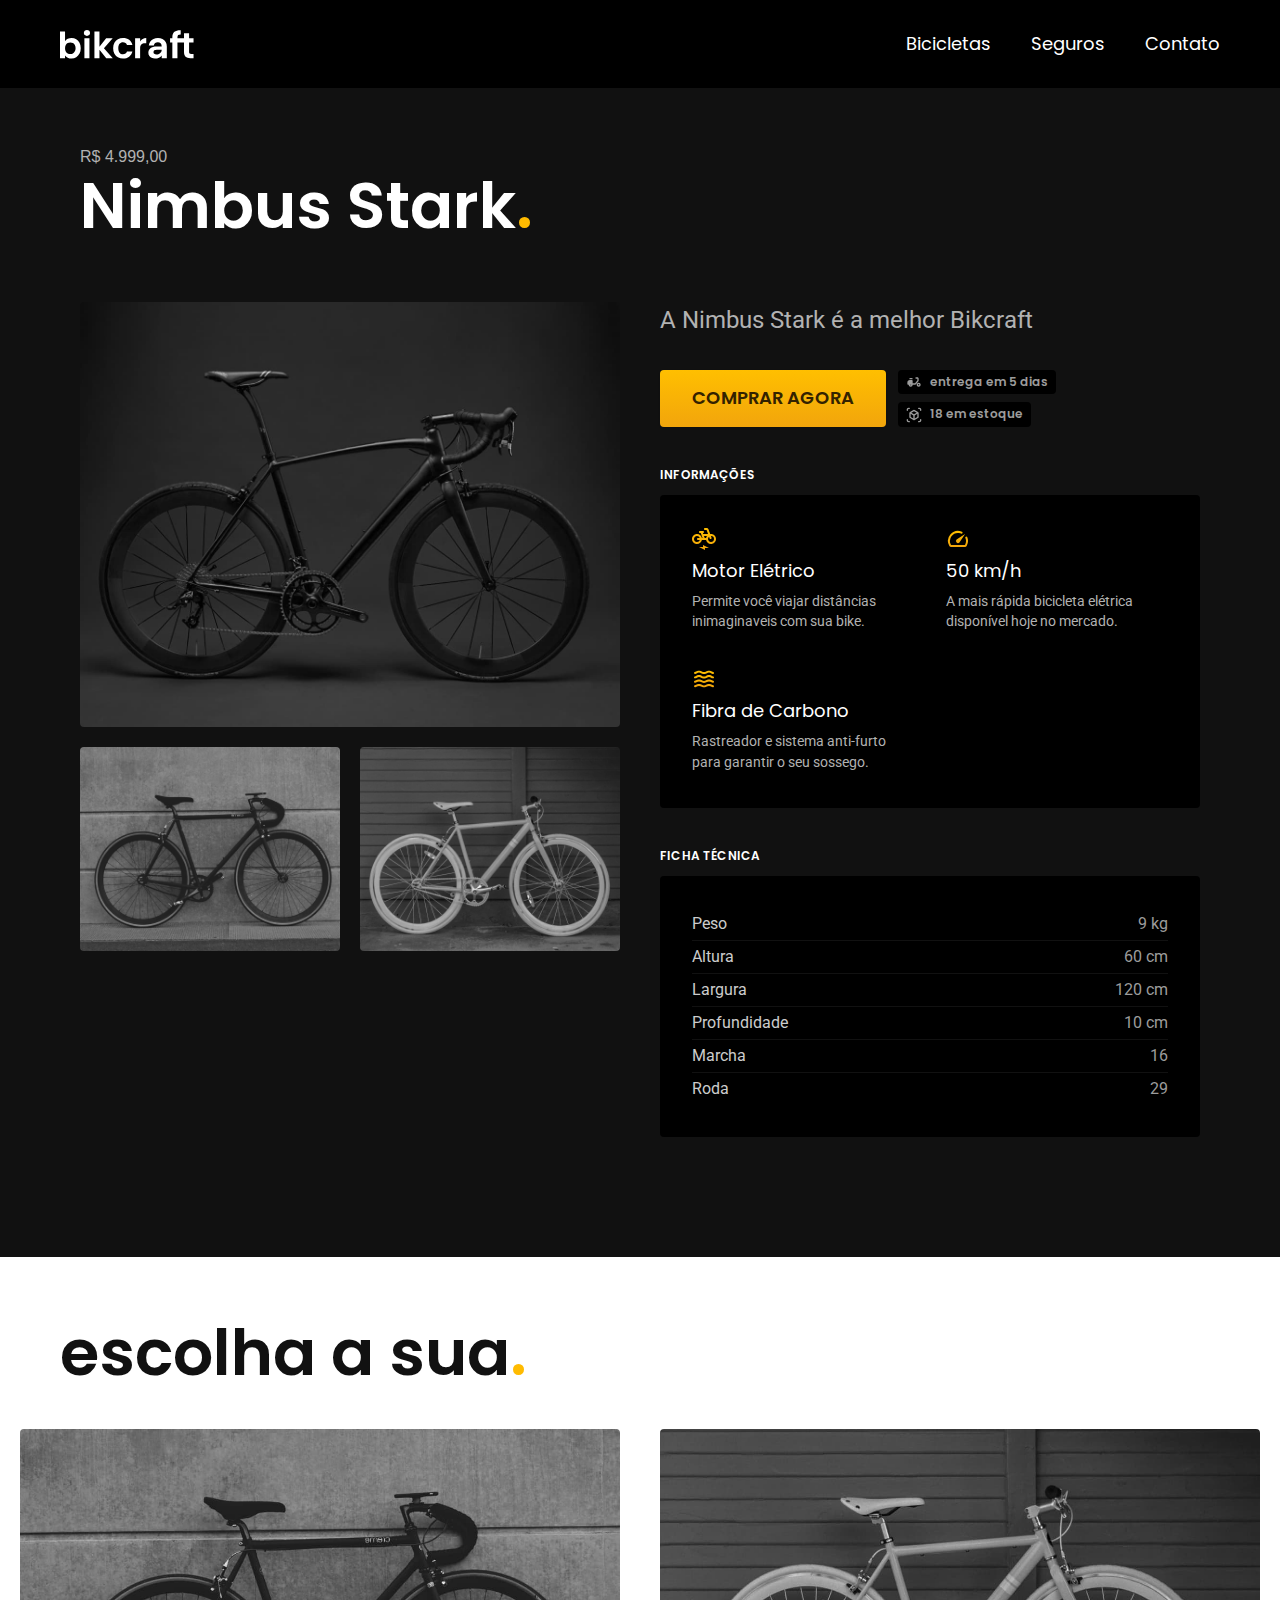
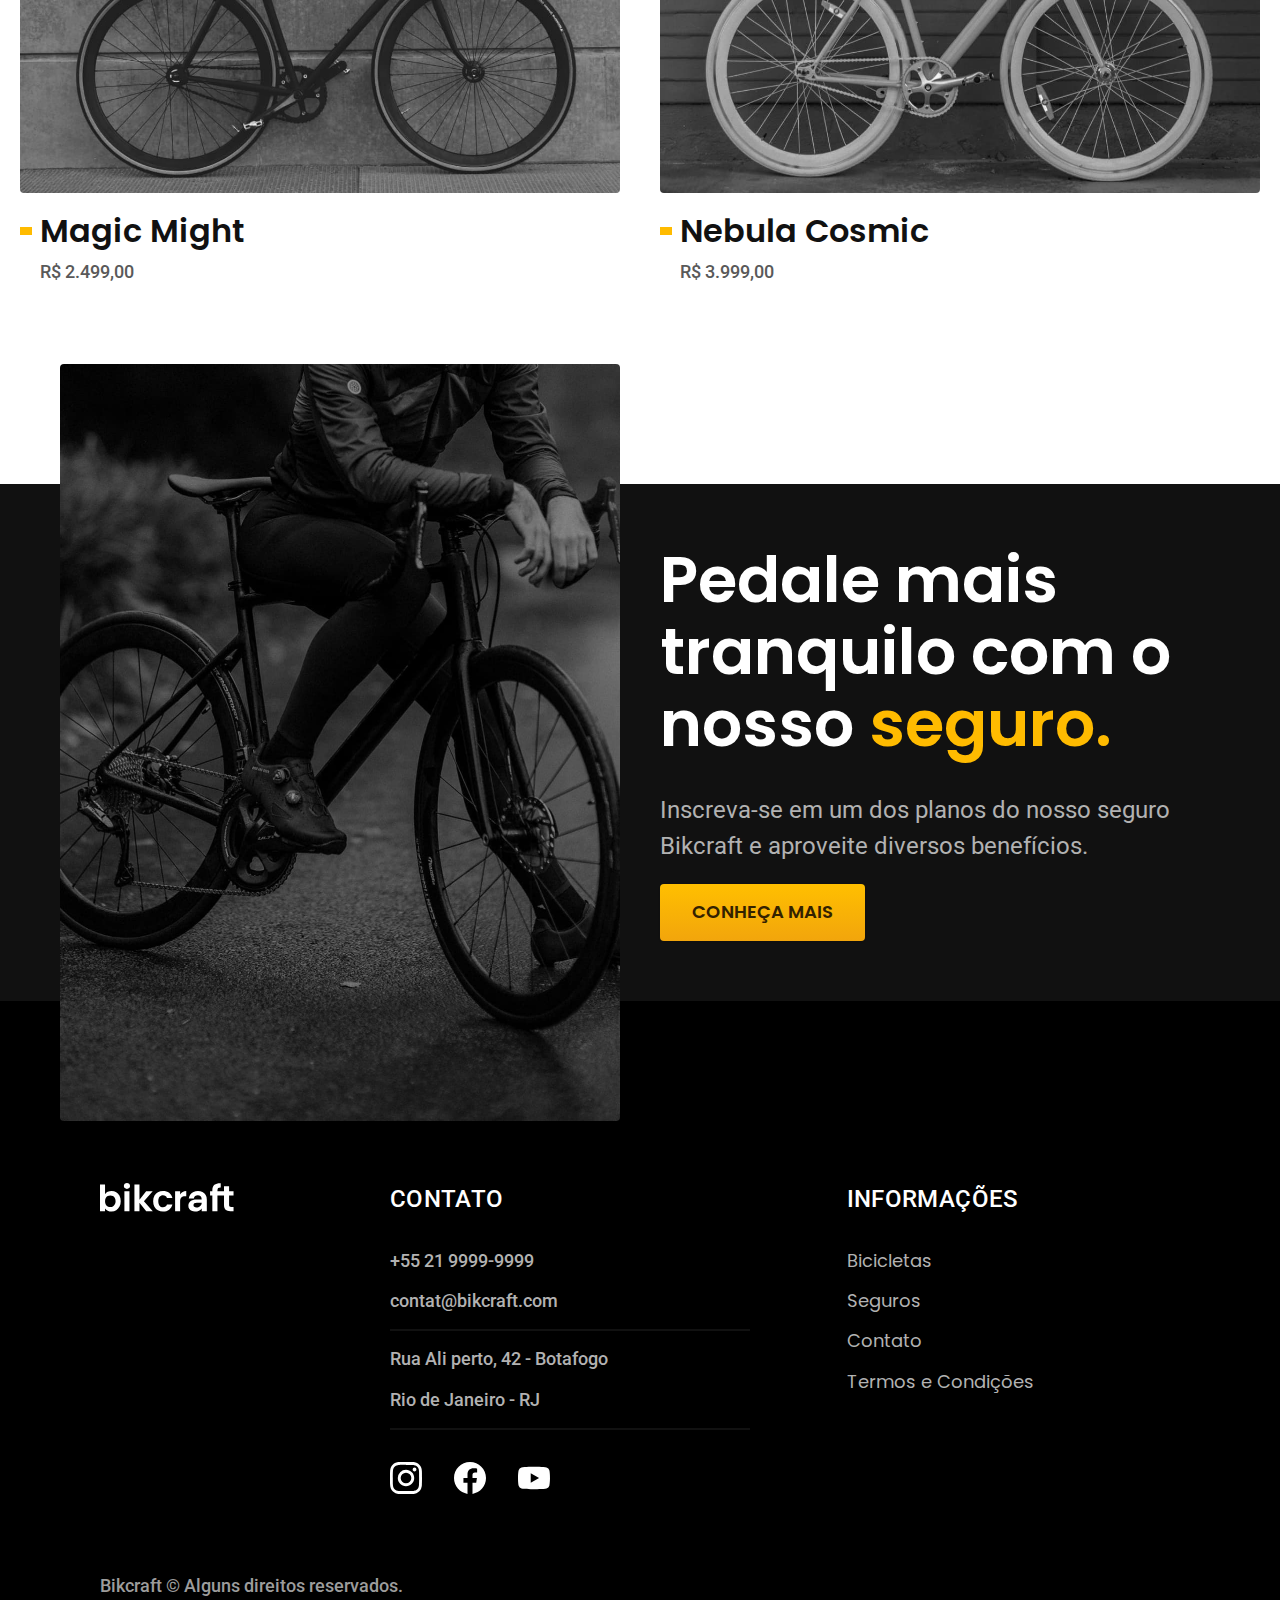
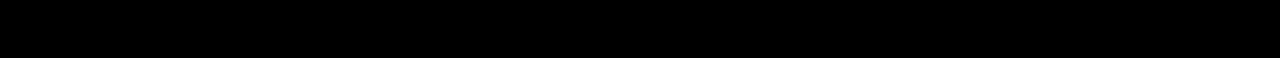
<file: pages/bicycles/bike-nimbus.html>
<!DOCTYPE html>
<html lang="pt-br">
    <head>
        <meta charset="UTF-8" />
        <meta name="viewport" content="width=device-width, initial-scale=1.0" />
        <title>Nimbus Stark | Bikcraft</title>
        <meta name="description" content="Contato | Bikcraft." />

        <!--styles-->
        <link rel="icon" href="../../favicon.svg" type="image/svg+xml" />
        <link rel="preload" href="../../css/style.min.css" as="style" />
        <link rel="stylesheet" href="../../css/style.min.css" />

        <!--fonts-->
        <link rel="preconnect" href="https://fonts.googleapis.com" />
        <link rel="preconnect" href="https://fonts.gstatic.com" crossorigin />
        <link
            href="https://fonts.googleapis.com/css2?family=Poppins:wght@400;600&family=Roboto:wght@400;500&family=Merriweather:ital,wght@1,900&display=swap"
            rel="stylesheet"
        />
        <script>
            document.documentElement.classList.add("js");
        </script>
    </head>
    <body id="bike">
        <header class="header-bg">
            <div class="header container">
                <a href="../../index.html">
                    <img src="../../img/bikcraft.svg" alt="Bikcraft" />
                </a>

                <nav aria-label="primaria">
                    <ul class="header-menu font-1-m white-color-01">
                        <li>
                            <a href="../../pages/bicycles.html">Bicicletas</a>
                        </li>
                        <li>
                            <a href="../../pages/insurances.html">Seguros</a>
                        </li>
                        <li><a href="../../pages/contact.html">Contato</a></li>
                    </ul>
                </nav>
            </div>
        </header>

        <main class="title-bg">
            <div>
                <div class="title container">
                    <p class="font-2-xl scale-gray-05">R$ 4.999,00</p>
                    <h1 class="font-1-xxl white-color-01">
                        Nimbus Stark<span class="primary-color-01">.</span>
                    </h1>
                </div>
            </div>
            <div class="bicycle container">
                <div class="bicycle-images">
                    <img
                        src="../../img/bicycle/nimbus1.jpg"
                        alt="Bicicleta preta"
                    />
                    <img
                        src="../../img/bicycle/nimbus2.jpg"
                        alt="Bicicleta preta"
                    />
                    <img
                        src="../../img/bicycle/nimbus3.jpg"
                        alt="Bicicleta branca"
                    />
                </div>
                <div class="bicycle-content">
                    <p class="font-2-l scale-gray-05">
                        A Nimbus Stark é a melhor Bikcraft
                    </p>
                    <div class="bicycle-buy">
                        <a
                            class="btn"
                            href="../budget.html?type=bikcraft&product=nimbus"
                            >Comprar Agora</a
                        >
                        <span class="font-1-xs scale-gray-06"
                            ><img
                                src="../../img/icons/delivery.svg"
                                alt=""
                            />entrega em 5 dias</span
                        >
                        <span class="font-1-xs scale-gray-06"
                            ><img src="../../img/icons/stock.svg" alt="" />18 em
                            estoque</span
                        >
                    </div>
                    <h2 class="font-1-xs white-color-01">Informações</h2>
                    <ul class="bicycle-info">
                        <li>
                            <img src="../../img/icons/eletric.svg" alt="" />
                            <h3 class="font-1-m white-color-01">
                                Motor Elétrico
                            </h3>
                            <p class="font-2-xs scale-gray-05">
                                Permite você viajar distâncias inimaginaveis com
                                sua bike.
                            </p>
                        </li>
                        <li>
                            <img src="../../img/icons/speed.svg" alt="" />
                            <h3 class="font-1-m white-color-01">50 km/h</h3>
                            <p class="font-2-xs scale-gray-05">
                                A mais rápida bicicleta elétrica disponível hoje
                                no mercado.
                            </p>
                        </li>
                        <li>
                            <img src="../../img/icons/carbon.svg" alt="" />
                            <h3 class="font-1-m white-color-01">
                                Fibra de Carbono
                            </h3>
                            <p class="font-2-xs scale-gray-05">
                                Rastreador e sistema anti-furto para garantir o
                                seu sossego.
                            </p>
                        </li>
                    </ul>
                    <h2 class="font-1-xs white-color-01">Ficha técnica</h2>
                    <ul class="bicycle-datasheet font-2-s scale-gray-04">
                        <li>Peso <span>9 kg</span></li>
                        <li>Altura <span>60 cm</span></li>
                        <li>Largura <span>120 cm</span></li>
                        <li>Profundidade <span>10 cm</span></li>
                        <li>Marcha <span>16</span></li>
                        <li>Roda <span>29</span></li>
                    </ul>
                </div>
            </div>
        </main>

        <article class="bicycles-list">
            <h2 class="container font-1-xxl">
                escolha a sua<span class="primary-color-01">.</span>
            </h2>
            <ul>
                <li>
                    <a href="./bike-magic.html">
                        <img
                            src="../../img/bicycles/magic.jpg"
                            alt="Bicicleta preta"
                        />
                        <h3 class="font-1-xl">Magic Might</h3>
                        <span class="font-2-m scale-gray-08">R$ 2.499,00</span>
                    </a>
                </li>
                <li>
                    <a href="./bike-nebula.html">
                        <img
                            src="../../img/bicycles/nebula.jpg"
                            alt="Bicicleta preta"
                        />
                        <h3 class="font-1-xl">Nebula Cosmic</h3>
                        <span class="font-2-m scale-gray-08">R$ 3.999,00</span>
                    </a>
                </li>
            </ul>
        </article>

        <article class="insurance-bg">
            <div class="insurance container">
                <div class="insurance-img">
                    <img
                        src="../../img/pictures/insurance.jpg"
                        alt="Pessoa parada em cima de uma bicicleta"
                    />
                </div>
                <div class="insurance-content">
                    <h2 class="font-1-xxl white-color-01">
                        Pedale mais tranquilo com o nosso
                        <span class="primary-color-01">seguro.</span>
                    </h2>
                    <p class="font-2-l scale-gray-05">
                        Inscreva-se em um dos planos do nosso seguro Bikcraft e
                        aproveite diversos benefícios.
                    </p>
                    <a class="btn" href="../insurances.html">Conheça Mais</a>
                </div>
            </div>
        </article>

        <footer class="footer-bg">
            <div class="footer container">
                <img src="../../img/bikcraft.svg" alt="Bikcraft" />
                <div class="footer-contact">
                    <h3 class="font-2-l-b white-color-01">Contato</h3>
                    <ul class="font-2-m scale-gray-05">
                        <li>
                            <a href="tel:+552199999999">+55 21 9999-9999</a>
                        </li>
                        <li>
                            <a href="mailto:contat@bikcraft.com"
                                >contat@bikcraft.com</a
                            >
                        </li>
                        <li>Rua Ali perto, 42 - Botafogo</li>
                        <li>Rio de Janeiro - RJ</li>
                    </ul>
                    <div class="footer-social-medias">
                        <a href=""
                            ><img
                                src="../../img/social-media/instagram.svg"
                                alt="Instagram"
                        /></a>
                        <a href=""
                            ><img
                                src="../../img/social-media/facebook.svg"
                                alt="Facebook"
                        /></a>
                        <a href=""
                            ><img
                                src="../../img/social-media/youtube.svg"
                                alt="Youtube"
                        /></a>
                    </div>
                </div>
                <div class="footer-info">
                    <h3 class="font-2-l-b white-color-01">Informações</h3>
                    <nav aria-label="secundaria">
                        <ul class="font-1-m scale-gray-05">
                            <li>
                                <a href="../../pages/bicycles.html"
                                    >Bicicletas</a
                                >
                            </li>
                            <li>
                                <a href="../../pages/insurances.html"
                                    >Seguros</a
                                >
                            </li>
                            <li>
                                <a href="../../pages/contact.html">Contato</a>
                            </li>
                            <li>
                                <a href="../../pages/terms.html"
                                    >Termos e Condições</a
                                >
                            </li>
                        </ul>
                    </nav>
                </div>

                <p class="footer-copy font-2-m scale-gray-06">
                    Bikcraft &copy Alguns direitos reservados.
                </p>
            </div>
        </footer>
        <script src="../../js/script.js"></script>
    </body>
</html>
</file>
<file: css/style.min.css>
.font-1-xxl{font:600 4rem/1.125 Poppins,sans-serif}.font-1-xl{font:600 2rem/1.35 Poppins,sans-serif}.font-1-l{font:400 1.5rem/1.5 Poppins,sans-serif}.font-2-l{font:400 1.5rem/1.5 Roboto,sans-serif}.font-2-l-b{font:500 1.5rem/1.5 Roboto,sans-serif;letter-spacing:.015em;text-transform:uppercase}.font-1-m,.font-1-m-b{font:400 1.125rem/1.35 Poppins,sans-serif}.font-2-m{font:500 1.125rem/1.35 Roboto,sans-serif}.font-1-s{font:400 1rem/1.5 Poppins,sans-serif}.font-2-s{font:400 1rem/1.5 Roboto,sans-serif}.font-1-xs{font:600 0.75rem/1.35 Poppins,sans-serif}.font-2-xs{font:400 0.875rem/1.43 Roboto,sans-serif}@media (max-width:1200px){.font-1-xxl{font-size:3rem}.font-2-l,.font-2-l-b{font-size:1.125rem}}@media (max-width:800px){.font-1-xxl{font-size:2rem}.font-1-x2,.font-1-xl{font-size:1.5rem}}:root{--white-color-01:#ffffff;--scale-gray-01:#f7f7f7;--scale-gray-02:#ededed;--scale-gray-03:#dedede;--scale-gray-04:#cccccc;--scale-gray-05:#b2b2b2;--scale-gray-06:#9c9c9c;--scale-gray-07:#717171;--scale-gray-08:#595959;--scale-gray-09:#404040;--scale-gray-10:#2e2e2e;--scale-gray-11:#111111;--scale-gray-12:#000000;--primary-color-01:#ffbb00;--primary-color-02:#e4a30b;--primary-color-03:#a66f00;--primary-color-04:#664400;--primary-color-05:#332200;--gradient-color-01:#ffbf00;--gradient-color-02:#f2a50c;--gradient-color-03:#e59317}.white-color-01{color:var(--white-color-01)}.scale-gray-01{color:var(--scale-gray-01)}.scale-gray-02{color:var(--scale-gray-02)}.scale-gray-03{color:var(--scale-gray-03)}.scale-gray-04{color:var(--scale-gray-04)}.scale-gray-05{color:var(--scale-gray-05)}.scale-gray-06{color:var(--scale-gray-06)}.scale-gray-07{color:var(--scale-gray-07)}.scale-gray-08{color:var(--scale-gray-08)}.scale-gray-09{color:var(--scale-gray-09)}.scale-gray-10{color:var(--scale-gray-10)}.scale-gray-11{color:var(--scale-gray-11)}.scale-gray-12{color:var(--scale-gray-12)}.primary-color-01{color:var(--primary-color-01)}.primary-color-02{color:var(--primary-color-02)}.primary-color-03{color:var(--primary-color-03)}.primary-color-04{color:var(--primary-color-04)}.primary-color-05{color:var(--primary-color-05)}body{margin:0;font-family:Arial,Helvetica,sans-serif;color:var(--scale-gray-11)}blockquote,dd,h1,h2,h3,h4,p,ul{margin:0}ul{margin:0;padding:0;list-style:none}a{text-decoration:none;color:inherit}img{max-width:100%;display:block;height:auto}img[src$=".jpg"]{border-radius:4px}.js .fadeInDown{transform:translate3d(0,-20px,0)}.js .fadeInUp{transform:translate3d(0,20px,0)}.js .fadeInRight{transform:translate3d(20px,0,0)}.js .fadeInLeft{transform:translate3d(-20px,0,0)}.js [data-anime]{opacity:0}.js .anime{opacity:1;transform:none;transition:transform .8s,opacity .8s}.header-bg{background-color:var(--scale-gray-12)}.header{display:flex;flex-wrap:wrap;gap:20px;justify-content:space-between;align-items:center;padding:20px 0}.header-menu{display:flex;flex-wrap:wrap;gap:40px}.header-menu a{display:inline-block;padding:32px 0;position:relative}.header-menu a::after{content:"";display:block;height:2px;width:0%;background-color:var(--white-color-01);margin-top:4px;transition:.3s;position:absolute}.header-menu a.active::after,.header-menu a:hover::after{width:100%}@media (max-width:800px){.header-menu{gap:20px;padding:20px}.header-menu a{background-color:var(--scale-gray-11);padding:12px 16px;border-radius:4px}.header-menu a:hover{background-color:var(--scale-gray-10)}.header-menu a::after{display:none}}@media (max-width:620px){.header{flex-direction:column;flex-wrap:wrap;gap:10px}.header img{padding-top:20px}}@media (max-width:600px){.header,.header-menu{justify-content:center}.header-menu{gap:12px}.header-menu a{padding:8px 12px;font-size:14px}}.footer-bg{background-color:var(--scale-gray-12)}.footer{display:grid;grid-template-columns:3fr 5fr 4fr;gap:40px}.footer.container{padding:60px 60px}.footer h3{margin-bottom:32px}.footer li{margin-bottom:16px}.footer-contact ul{margin-bottom:32px}.footer-contact li:nth-child(2n)::after{content:"";display:block;max-width:360px;height:2px;background-color:var(--scale-gray-11);margin-top:16px}.footer-social-medias{display:flex;gap:32px}.footer a:hover{color:var(--white-color-01)}.footer-copy{grid-column:1/-1;margin-top:40px}@media (max-width:800px){.footer>img{display:none}.footer{grid-template-columns:1fr 1fr}}@media (max-width:800px){.footer{grid-template-columns:1fr;gap:60px}.footer-copy{margin-top:0}}.container{box-sizing:border-box;max-width:1200px;padding:0 20px;margin:auto auto}.btn{display:inline-block;padding:16px 32px;background:linear-gradient(var(--gradient-color-01),var(--gradient-color-02));border-radius:4px;box-shadow:0 1px 2px rgba(0,0,0,.1);text-transform:uppercase;color:var(--primary-color-05);font:600 1.125rem/1.35 Poppins,sans-serif;max-width:max-content;border:none;cursor:pointer}.btn:hover{background:linear-gradient(var(--gradient-color-01),var(--gradient-color-03))}.btn.secondary{background:var(--scale-gray-10);color:var(--scale-gray-02)}.btn.secondary:hover{background:var(--scale-gray-09)}.btn.arrow{display:flex;align-items:center}.btn.arrow::after{content:"";display:inline-block;width:18px;height:10px;margin-left:12px;background:url("../img/icons/arrow.svg");transition:transform .2s}.btn.arrow:hover::after{transform:translateX(4px)}.link{display:inline-block;color:var(--primary-color-01);font:500 1.5rem/1.5 Poppins,sans-serif;text-transform:uppercase}.link::after{content:"";display:block;width:100%;height:4px;background-color:currentColor}.link:hover{color:var(--white-color-01)}.title-bg{background-color:var(--scale-gray-11);padding:60px 60px}.title-bg p{margin-bottom:4px}@media (max-width:800px){.title-bg{padding:40px 40px}.title p{font-size:1rem;text-transform:lowercase;font-weight:400}}@media (max-width:600px){.btn{padding:12px 16px;font-size:1rem}}.form{display:grid;grid-template-columns:1fr 1fr;gap:20px}.form label{display:block;font:600 1rem/1.5 Poppins,sans-serif;margin-bottom:4px}.form .col-2{grid-column:span 2}.form input[type=email],.form input[type=text],.form textarea{font:400 1rem/1.5 Roboto,sans-serif;background:var(--scale-gray-01);border:1px solid var(--scale-gray-02);padding:12px;border-radius:4px;width:100%;box-sizing:border-box}.form input[type=email]:focus,.form input[type=text]:focus,.form textarea:focus{outline:0;border-color:var(--primary-color-01);background:var(--white-color-01);box-shadow:0 0 0 2px #fea}@media (max-width:600px){.form{grid-template-columns:1fr}.form .col-2{grid-column:1}}.introduction-bg{background-color:var(--scale-gray-12);box-shadow:inset 0 -120px var(--scale-gray-00)}.introduction{display:grid;grid-template-columns:1fr 1fr;gap:0 40px}.introduction-conteudo{align-self:end;padding-bottom:170px}.introduction h1{margin-bottom:32px}.introduction p{margin-bottom:20px}.introduction img{width:100%;min-height:100%;object-fit:cover;border-radius:4px;margin-bottom:-5rem}@media (max-width:800px){.introduction-bg{background-color:var(--scale-gray-11);padding-top:40px;box-shadow:inset 0 -60px var(--scale-gray-00)}.introduction{grid-template-columns:1fr;gap:32px}.introduction-conteudo{padding-bottom:0}.introduction h1{margin-bottom:16px}.introduction img{height:300px;width:100%}}.tech-bg{background-color:var(--scale-gray-11);box-shadow:inset 0 80px var(--white-color-01),inset 0 -80px var(--white-color-01)}.tech{display:grid;grid-template-columns:repeat(2,1fr);gap:40px}.tech a{margin-bottom:80px}.tech-img img{width:100%;height:100%;object-fit:cover;object-position:left}.tech-content{padding-top:10rem;padding-bottom:10rem}.tech-content>span{display:block;margin-bottom:20px}.tech-content h2{margin-bottom:32px}.tech-content>p{margin-bottom:20px}.tech-advantages{display:flex;gap:40px}.tech-advantages h3{margin-bottom:8px;width:max-content}.tech-advantages img{width:24px;margin-bottom:8px}@media (max-width:800px){.tech-bg{box-shadow:initial}.tech{grid-template-columns:1fr}.tech-content{padding:60px 0}.tech-img{display:none}.tech a{margin-bottom:60px}}@media (max-width:600px){.tech-advantages{flex-direction:column}}.partners{padding-top:60px;padding-bottom:120px}.partners h2{margin-bottom:60px}.partners ul{padding:0 20px;max-width:1400px;display:grid;grid-template-columns:repeat(4,1fr);margin:0 auto}.partners img{margin:auto}.partners li{display:flex;padding:32px;border-left:2px solid var(--scale-gray-02)}.partners li:first-child{border-left:none}.partners li:nth-child(5){border-left:none}.partners li:nth-child(n+5){border-top:2px solid var(--scale-gray-02)}@media (max-width:800px){.partners{padding-bottom:60px}.partners h2{margin-bottom:20px}.partners ul{grid-template-columns:repeat(2,1fr)}.partners li{padding:20px}.partners li:nth-child(n+3){border-top:2px solid var(--scale-gray-02)}.partners li:nth-child(odd){border-left:none}}.reviews{display:grid;grid-template-columns:1fr 1fr;background-color:var(--primary-color-01);overflow:hidden}.reviews img{width:100%;height:100%;object-fit:cover;border-radius:0}.reviews-content{padding:40px 40px 80px 80px;align-self:end}.reviews-content p{font-family:Merriweather,serif;font-style:italic;font-weight:900;margin-bottom:32px;max-width:32ch;position:relative}.reviews p::after,.reviews p::before{content:'“';font-size:5rem;color:var(--primary-color-02);position:absolute}.reviews p::before{content:'“';left:-50px;top:-20px}.reviews p::after{content:'”'}.reviews-content span{font-weight:700}@media (max-width:800px){.reviews{grid-template-columns:1fr;text-align:center}.reviews img{max-height:200px}.reviews-content{padding:40px 20px;justify-self:center}}.bicycles-list{padding-top:160px;padding-bottom:60px}#bike .bicycles-list{padding-top:60px}.bicycles-list h2{margin-bottom:40px}.bicycles-list ul{display:flex;gap:40px;padding:0 20px 20px 20px;max-width:1400px;margin:auto auto;overflow-x:auto}.bicycles-list li{flex:1;min-width:280px}.bicycles-list a{display:block}.bicycles-list img{margin-bottom:16px}.bicycles-list h3{margin-bottom:8px;display:flex;align-items:center}.bicycles-list h3::before{display:inline-block;content:"";height:8px;width:12px;margin-right:8px;background-color:var(--primary-color-01);transition:width .2s}.bicycles-list a:hover h3::before{width:24px}.bicycles-list li span{padding-left:20px}@media (max-width:800px){.bicycles-list{padding-bottom:60px}.bicycles-list ul{gap:20px}}.bicycles-bg{background:var(--scale-gray-11);background-image:linear-gradient(to right,var(--white-color-01) 30%,var(--scale-gray-11) 0)}.bicycles{display:grid;grid-template-columns:1fr 1fr;gap:40px;padding-top:60px;padding-bottom:60px}.bicycles-img{display:grid}.bicycles-img img{grid-area:1/1}.bicycles-img span{grid-area:1/1;place-self:start end;margin-top:20px;background:var(--scale-gray-12);padding:8px 16px 8px 8px;display:inline-block;border-radius:4px 0 0 4px}.bicycles-content{display:grid;grid-template-columns:1fr auto;align-content:start}.bicycles-content h2,.bicycles-content p{grid-column:1/-1}.bicycles-content h2{margin-bottom:20px}.bicycles-content h2::before{content:"";display:block;width:12px;height:8px;background-color:var(--primary-color-01);margin-bottom:8px}.bicycles p{margin-bottom:32px}.bicycles-content a{place-self:end}.bicycles-content ul{display:grid;gap:16px}.bicycles-content li{display:flex;align-items:center}.bicycles-content img{width:24px;margin-right:8px}@media (max-width:800px){.bicycles-bg{background-image:linear-gradient(to right,var(--scale-gray-11) 30%,var(--scale-gray-11) 0)}.bicycles{grid-template-columns:1fr;gap:20px;padding-top:40px;padding-bottom:40px}}@media (max-width:600px){.bicycles-content{grid-template-columns:1fr}.bicycles-content a{place-self:start}.bicycles-content ul{grid-column:1fr 1fr;margin-bottom:32px;font-size:1rem}}.bicycle{display:grid;grid-template-columns:1fr 1fr;align-items:start;gap:40px;padding-top:60px;padding-bottom:60px}#bike .title p{text-transform:uppercase}.bicycle-images{display:flex;flex-wrap:wrap;gap:20px}.bicycle-images img{flex:1;min-width:200px}.bicycle-images img:first-child{min-width:100%}.bicycle-content>p{margin-bottom:32px}.bicycle-buy{display:grid;grid-template-columns:max-content auto;align-items:center;justify-items:start;gap:8px 12px;margin-bottom:40px}.bicycle-buy a{grid-row:span 2}.bicycle-buy span{display:flex;align-items:center;background-color:var(--scale-gray-12);padding:4px 8px;border-radius:4px;gap:8px}.bicycle-content h2{text-transform:uppercase;letter-spacing:.015em;margin-bottom:12px}.bicycle-datasheet,.bicycle-info{padding:32px;background-color:var(--scale-gray-12);border-radius:4px}.bicycle-info{margin-bottom:40px;display:grid;grid-template-columns:1fr 1fr;gap:32px}.bicycle-info img{width:24px;margin-bottom:8px}.bicycle-info h3{margin-bottom:8px}.bicycle-datasheet li{padding:4px 0;display:flex;justify-content:space-between;border-bottom:1px solid var(--scale-gray-11)}.bicycle-datasheet li:last-child{border:none}.bicycle-datasheet span{color:var(--scale-gray-06)}@media(max-width:800px){.bicycle{grid-template-columns:1fr;padding-top:40px;padding-bottom:40px}.bicycle-images{grid-row:2}}@media (max-width:400px){.bicycle-info{grid-template-columns:1fr}.bicycle-buy{grid-template-columns:1fr}}.insurance-bg{background-color:var(--scale-gray-11);box-shadow:inset 0 120px var(--white-color-01),inset 0 -120px var(--scale-gray-12)}.insurance{display:grid;grid-template-columns:1fr 1fr;gap:40px}.insurance-img img{width:100%;height:100%;object-fit:cover}.insurance-content{padding-top:180px;padding-bottom:180px}.insurance h2{margin-bottom:32px}.insurance p{margin-bottom:20px}@media (max-width:800px){.insurance-bg{box-shadow:inset 0 -60px var(--scale-gray-12)}.insurance{grid-template-columns:1fr}.insurance-content{grid-row:1;padding-top:40px;padding-bottom:0}}.insurances-bg{background-color:var(--scale-gray-11)}.insurances{padding:60px 0;display:grid;grid-template-columns:1fr 1fr;gap:40px;align-items:center}#insurances .insurances{padding-top:0}.insurances h2{grid-column:1/-1;padding:0 20px}.insurances-item{background-color:var(--scale-gray-12);padding:32px 32px 32px 60px;display:grid;grid-template-columns:1fr auto;border-radius:4px}.insurances-item h3{margin-bottom:40px}.insurances-item span{grid-column:2;display:block;text-align:right}.insurances ul{grid-column:1/-1;margin-bottom:32px}.insurances li{display:flex;align-items:center;position:relative}.insurances li+li{margin-top:20px}.insurances li::before{content:"";display:inline-block;width:13px;height:9px;background-image:url("../img/icons/list.svg");position:absolute;left:-21px}.insurances a{grid-column:1/-1}@media (max-width:800px){.insurances{grid-template-columns:1fr}}.advantages-bg{background-color:var(--scale-gray-12)}.advantages{padding-top:120px;padding-bottom:120px}.advantages h2{margin-bottom:60px}.advantages ul{display:grid;grid-template-columns:repeat(auto-fit,minmax(280px,max-content));gap:40px 80px}.advantages h3,.advantages img{margin-bottom:8px}@media (max-width:800px){.advantages{padding-top:60px;padding-bottom:60px}.advantages h2{margin-bottom:40px}.advantages ul{gap:20px}}.asks{padding-top:120px;padding-bottom:120px}.asks h2{margin-bottom:60px}.asks dl>div{padding:20px;border-radius:4px}.asks dl>div:nth-child(odd){background-color:var(--scale-gray-01)}.asks button{display:grid;grid-template-columns:auto 1fr auto;align-items:center;gap:8px;cursor:pointer;border:none;background:0 0;width:100%;text-align:left;font-weight:700}.asks button::before{content:"";display:inline-block;width:12px;height:6px;background-color:var(--primary-color-01)}.asks button::after{content:"";display:inline-block;width:14px;height:6px;background:url("../img/icons/arrow-open.svg")}.asks button:hover::after,.asks button[aria-expanded=true]::after{transform:rotate(180deg);transition:.3s}.js .asks dd{display:none}.js .asks dd.active{display:block}.asks dd{padding-left:20px;padding-top:16px;max-width:80ch}@media (max-width:800px){.asks{padding-top:60px;padding-bottom:60px}.asks h2{margin-bottom:40px}}#contact{background:linear-gradient(var(--scale-gray-11) 600px,var(--scale-gray-01) 0)}.contact{display:grid;grid-template-columns:5fr 7fr}.contact-data,.contact-form{padding:60px;box-shadow:0 1px 2px rgba(0,0,0,.1)}.contact-data{border-radius:5px 0 0 5px;background:var(--scale-gray-12)}.contact-data form{border-radius:0 5px 5px 0;background-color:var(--white-color-01)}.contact-data h2{margin-bottom:60px}.contact-adress{margin-bottom:32px;padding-left:28px;background:url("../img/icons/local.svg") no-repeat 0 2px}.contact-adress p{margin-bottom:8px}.contact-means a{display:block;max-width:max-content;margin-bottom:8px;padding-left:28px;padding-left:28px}.contact-means a:hover{color:var(--white-color-01)}.contact-means a:first-child{background:url("../img/icons/email.svg") no-repeat 0 2px}.contact-means a:nth-child(2){margin-bottom:32px}.contact-means a:nth-child(3){background:url("../img/icons/phone.svg") no-repeat 0 2px;margin-bottom:60px}.contact-social-media{display:flex;gap:32px;padding-left:28px}@media (max-width:800px){.contact{grid-template-columns:1fr}.contact-data,.contact-form{padding:20px}.contact-data{border-radius:5px 5px 0 0}.contact-form{border-radius:5px 5px 0 0}.contact-data h2,.contact-means a:nth-child(3){margin-bottom:32px}.contact-social-media{margin-bottom:12px}}.stores{display:grid;grid-template-columns:1fr 1fr;gap:0 40px;padding-top:120px;padding-bottom:120px}.stores h2{grid-column:1/-1;margin-bottom:60px}.stores img{border-radius:4px 4px 0 0}.stores-item{border-radius:4px;background:var(--white-color-01);box-shadow:0 1px 2px rgba(0,0,0,.1)}.stores-content{display:grid;grid-template-columns:1fr 1fr;gap:32px 16px}.stores-content h3,.stores-time{grid-column:1/-1}.stores-data{display:grid;gap:8px;border-left:2px solid var(--scale-gray-02);padding-left:12px}.stores-time{display:flex;align-items:center;gap:8px}@media(max-width:800px){.stores{gap:20px;padding-top:60px;padding-bottom:60px}.stores h2{margin-bottom:32px}.stores-content{grid-template-columns:1fr}}@media(max-width:600px){.stores{grid-template-columns:1fr}.stores-content h3{padding-top:20px}}#budget{background:linear-gradient(var(--scale-gray-11) 600px,var(--scale-gray-01) 0)}.budget{display:grid;grid-template-columns:5fr 7fr;padding-bottom:120px}.budget h2{text-transform:uppercase;position:relative;display:flex;align-items:center}.budget h2::before{content:"";display:inline-block;width:4px;height:8px;background-color:var(--primary-color-01);position:absolute;left:-12px}.budget-data,.budget-product{padding:60px;box-shadow:0 1px 2px rgba(0,0,0,.1)}.budget-product{border-radius:5px 0 0 5px;background:var(--scale-gray-12);display:grid;grid-template-columns:1fr 1fr;gap:20px;align-content:start}.budget-product>*{grid-column:1/-1}.budget-product>label{grid-column:initial}.budget-product label{font:400 1rem/1.5 Poppins,sans-serif;color:var(--scale-gray-04);background-color:var(--scale-gray-10);padding:12px 16px;border-radius:4px;cursor:pointer;display:grid;grid-template-columns:auto 1fr auto;align-items:center;border:1px solid var(--scale-gray-10)}.budget-product input:checked+label{background:var(--white-color-01);color:var(--scale-gray-11)}.budget-product label::before{content:"";display:inline-block;box-sizing:border-box;width:12px;height:12px;border:1px solid var(--scale-gray-06);border-radius:50%;margin-right:8px}.budget-product input:checked+label::before{border-color:var(--scale-gray-07);box-shadow:inset 0 0 0 3px var(--white-color-01),inset 0 0 0 6px var(--scale-gray-07)}.budget-product label:hover{background-color:var(--scale-gray-09);border-color:var(--scale-gray-09)}.budget-product input:focus+label{box-shadow:0 0 0 2px var(--primary-color-01);border-color:var(--scale-gray-12)}.budget-product label span{display:none}.budget-product input:checked+label span{display:inline-block}.budget-product input{opacity:0;position:absolute;pointer-events:none}.budget-data{border-radius:0 5px 5px 0;background:var(--white-color-01)}.budget-content{display:none}.budget-content h2,.budget-data h2:nth-of-type(n+2){margin-top:20px}#bikcraft:checked~#budget-bikcraft,#insurance:checked~#budget-insurance{display:grid;gap:20px}.budget-details{display:none;background:var(--white-color-01);padding:20px;grid-template-columns:1fr 1fr;border-radius:4px;align-items:center}.budget-details li{display:flex;align-items:center;margin-bottom:8px}.budget-details li img{width:16px;margin-right:8px}.budget-product input:checked+label+.budget-details{display:grid}@media (max-width:1200px){.budget-data,.budget-product{padding:32px}}@media (max-width:800px){.budget{grid-template-columns:1fr}.budget-product{border-radius:5px 5px 0 0}.budget-data{border-radius:0 0 5px 5px}}@media (max-width:400px){.budget-product{grid-template-columns:1fr}}.termos{padding:80px}.termos h2{font-weight:600;margin-bottom:20px}.termos p+h2{margin-top:40px}.termos p{margin-bottom:24px;max-width:75ch}
</file>
